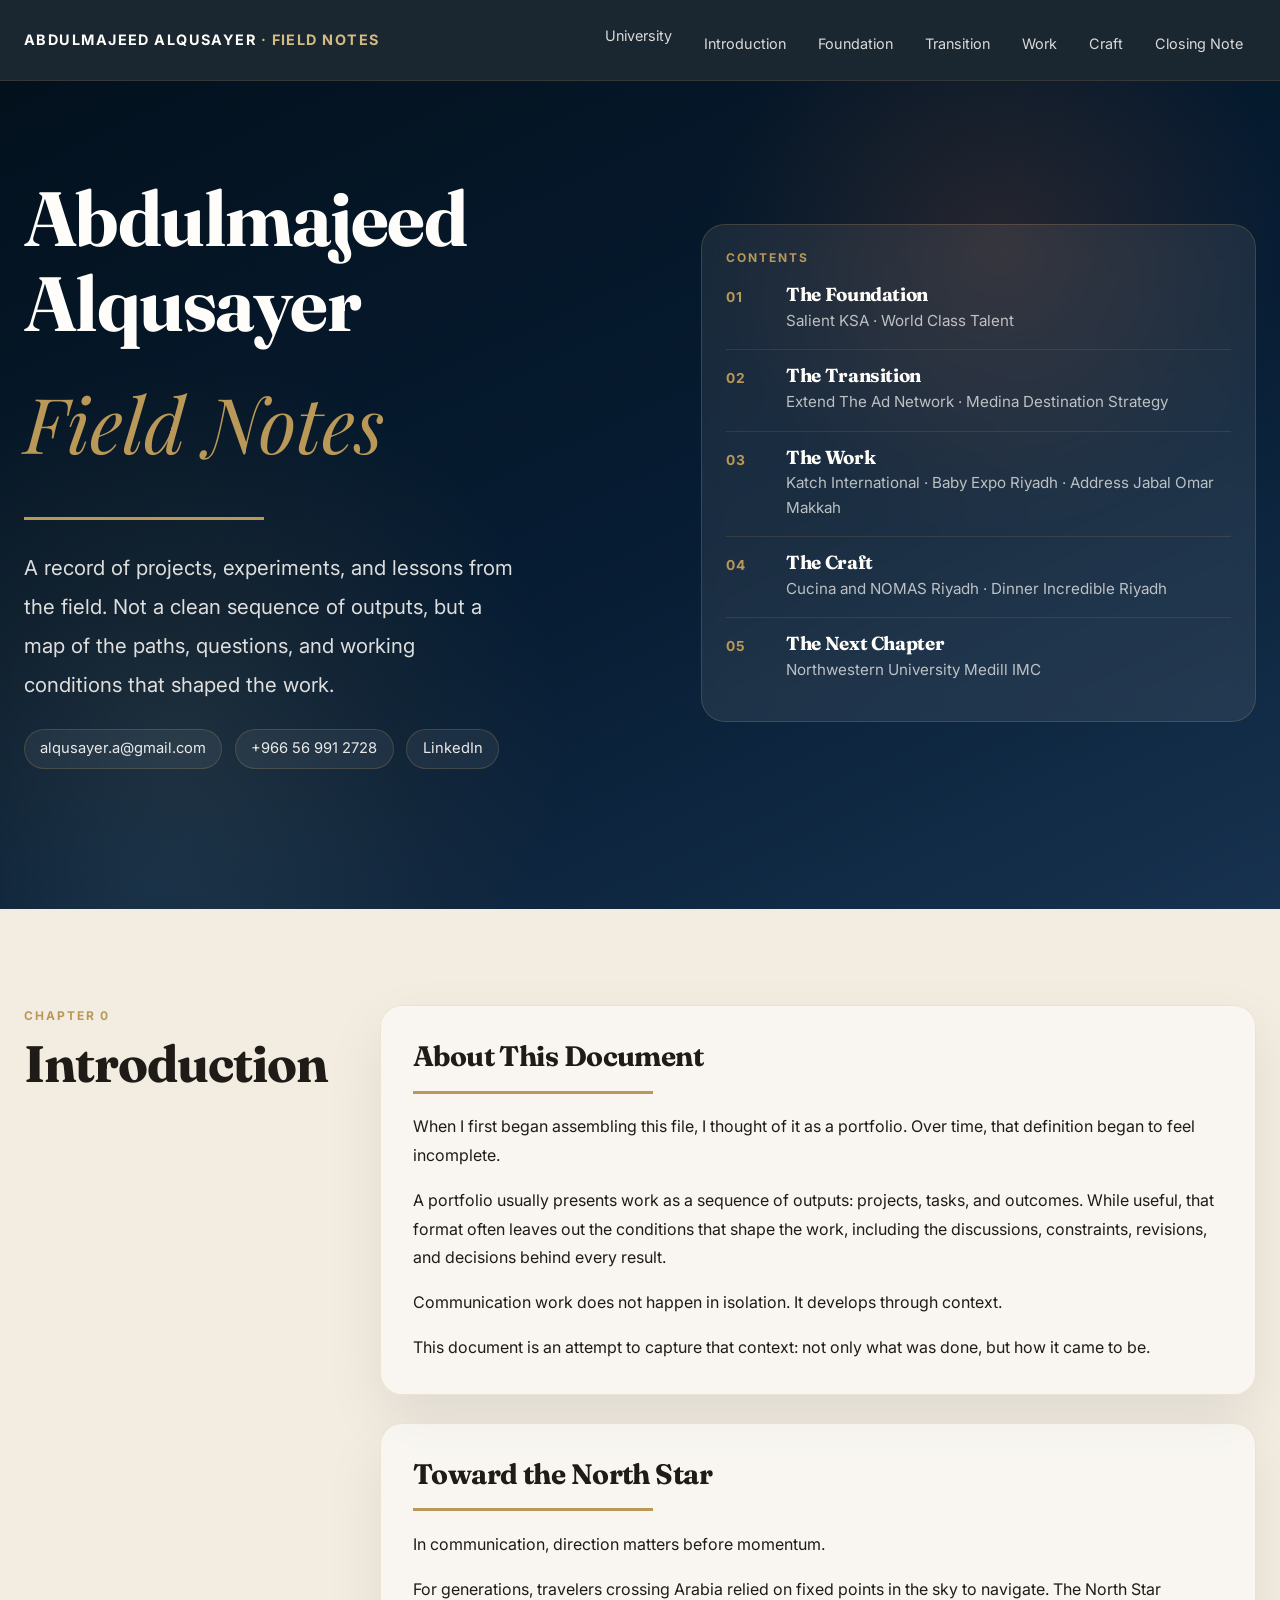
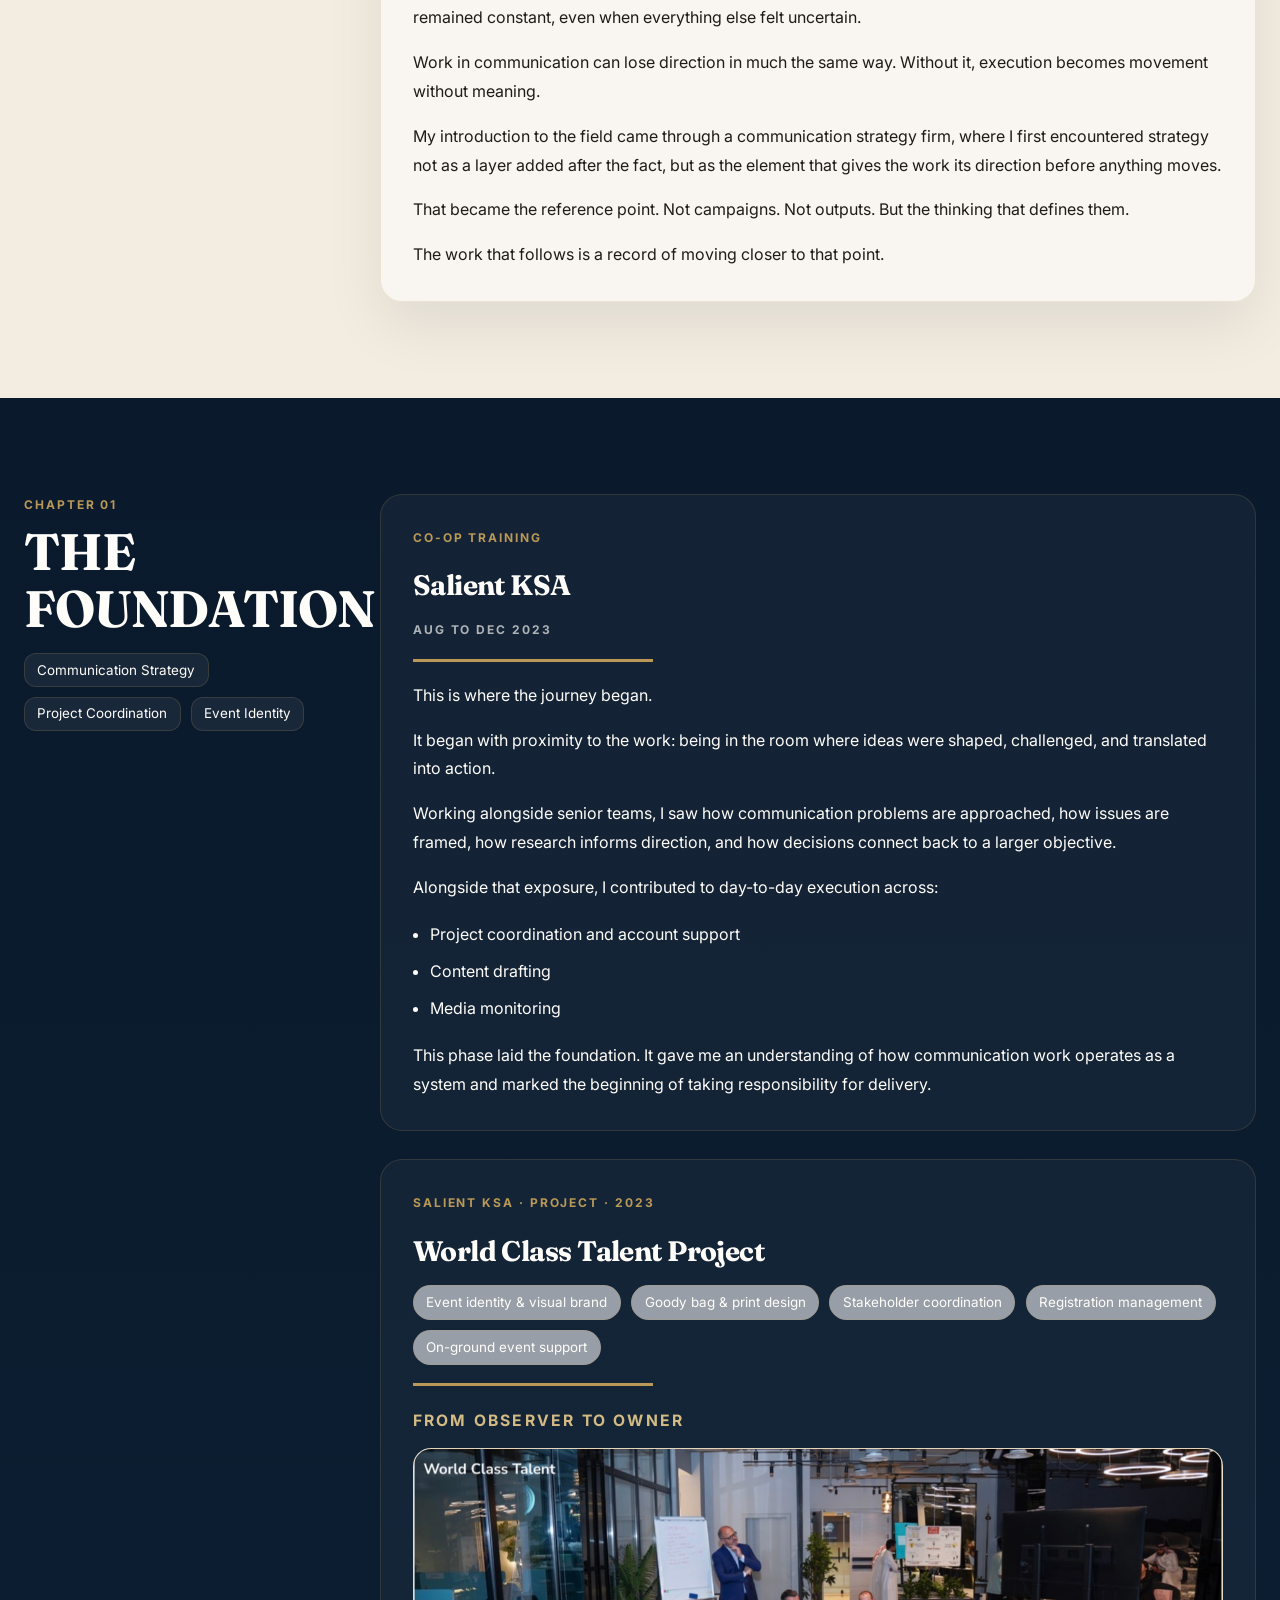
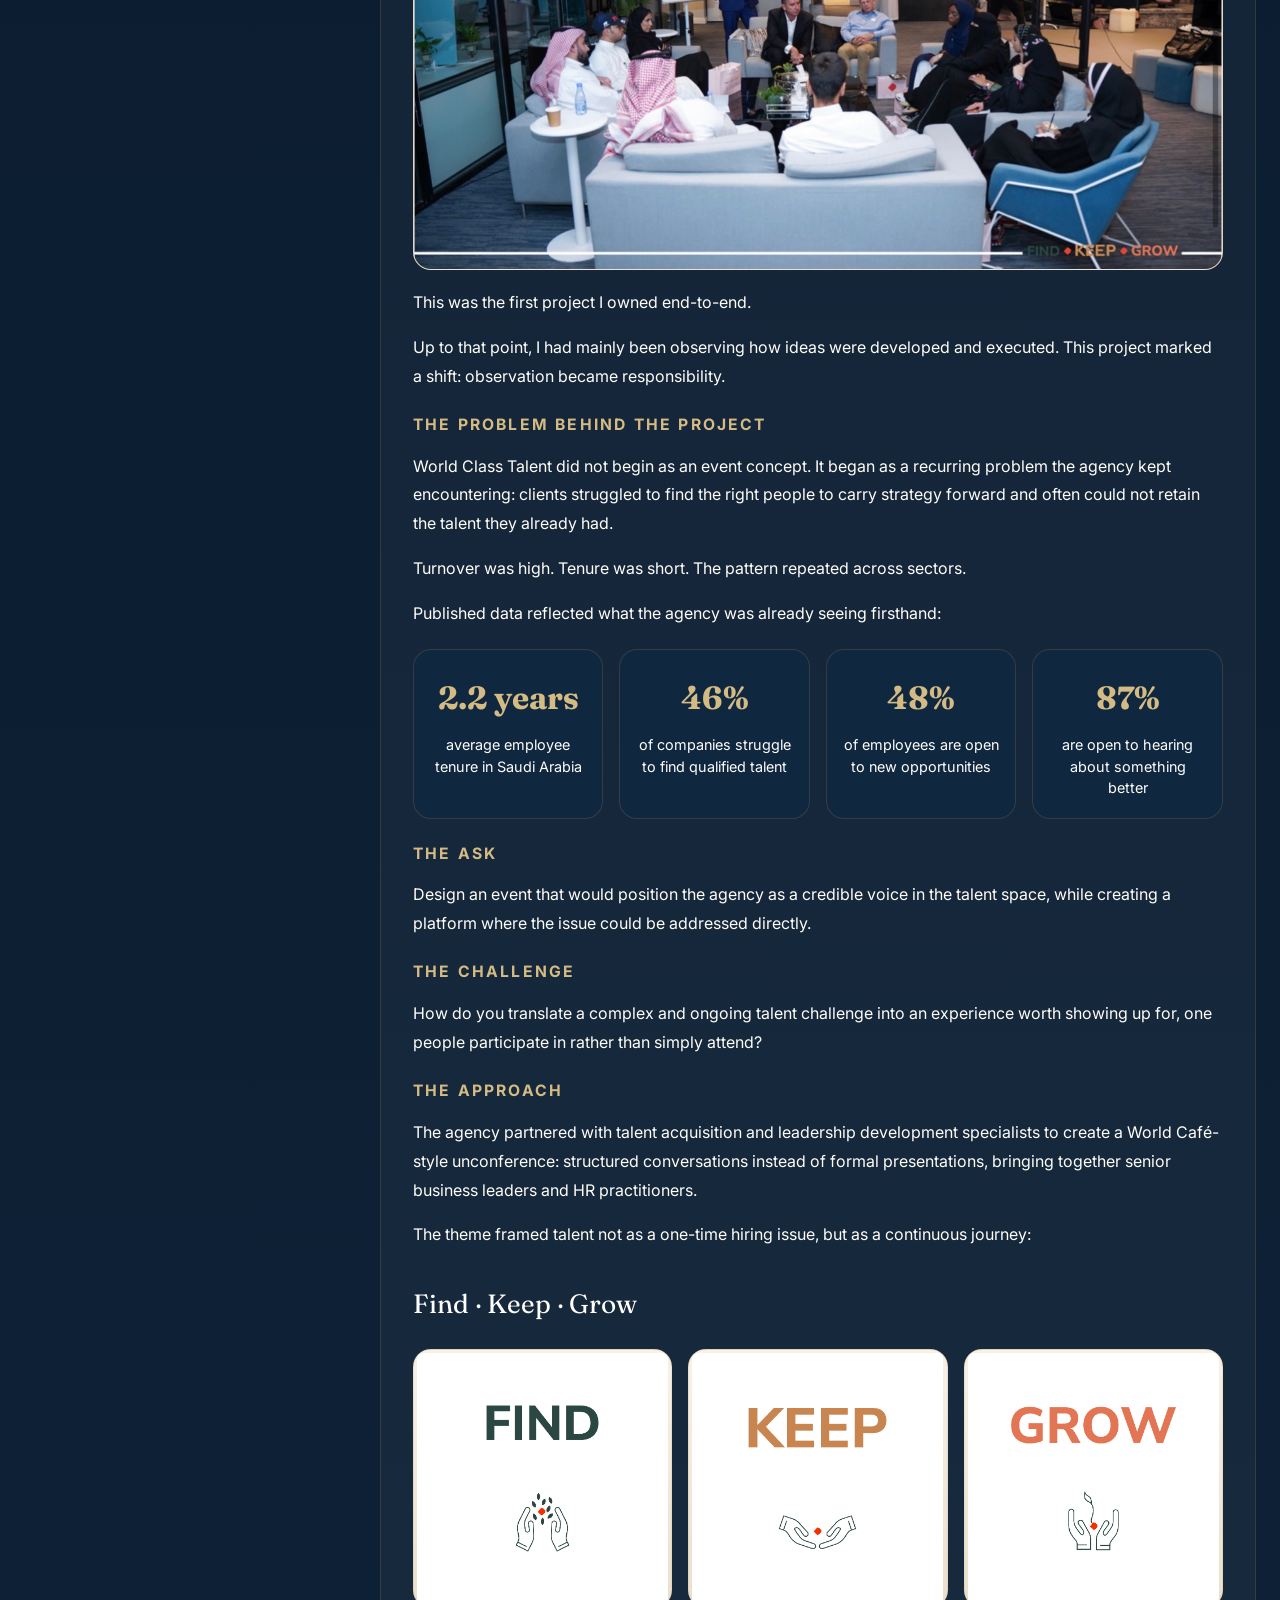
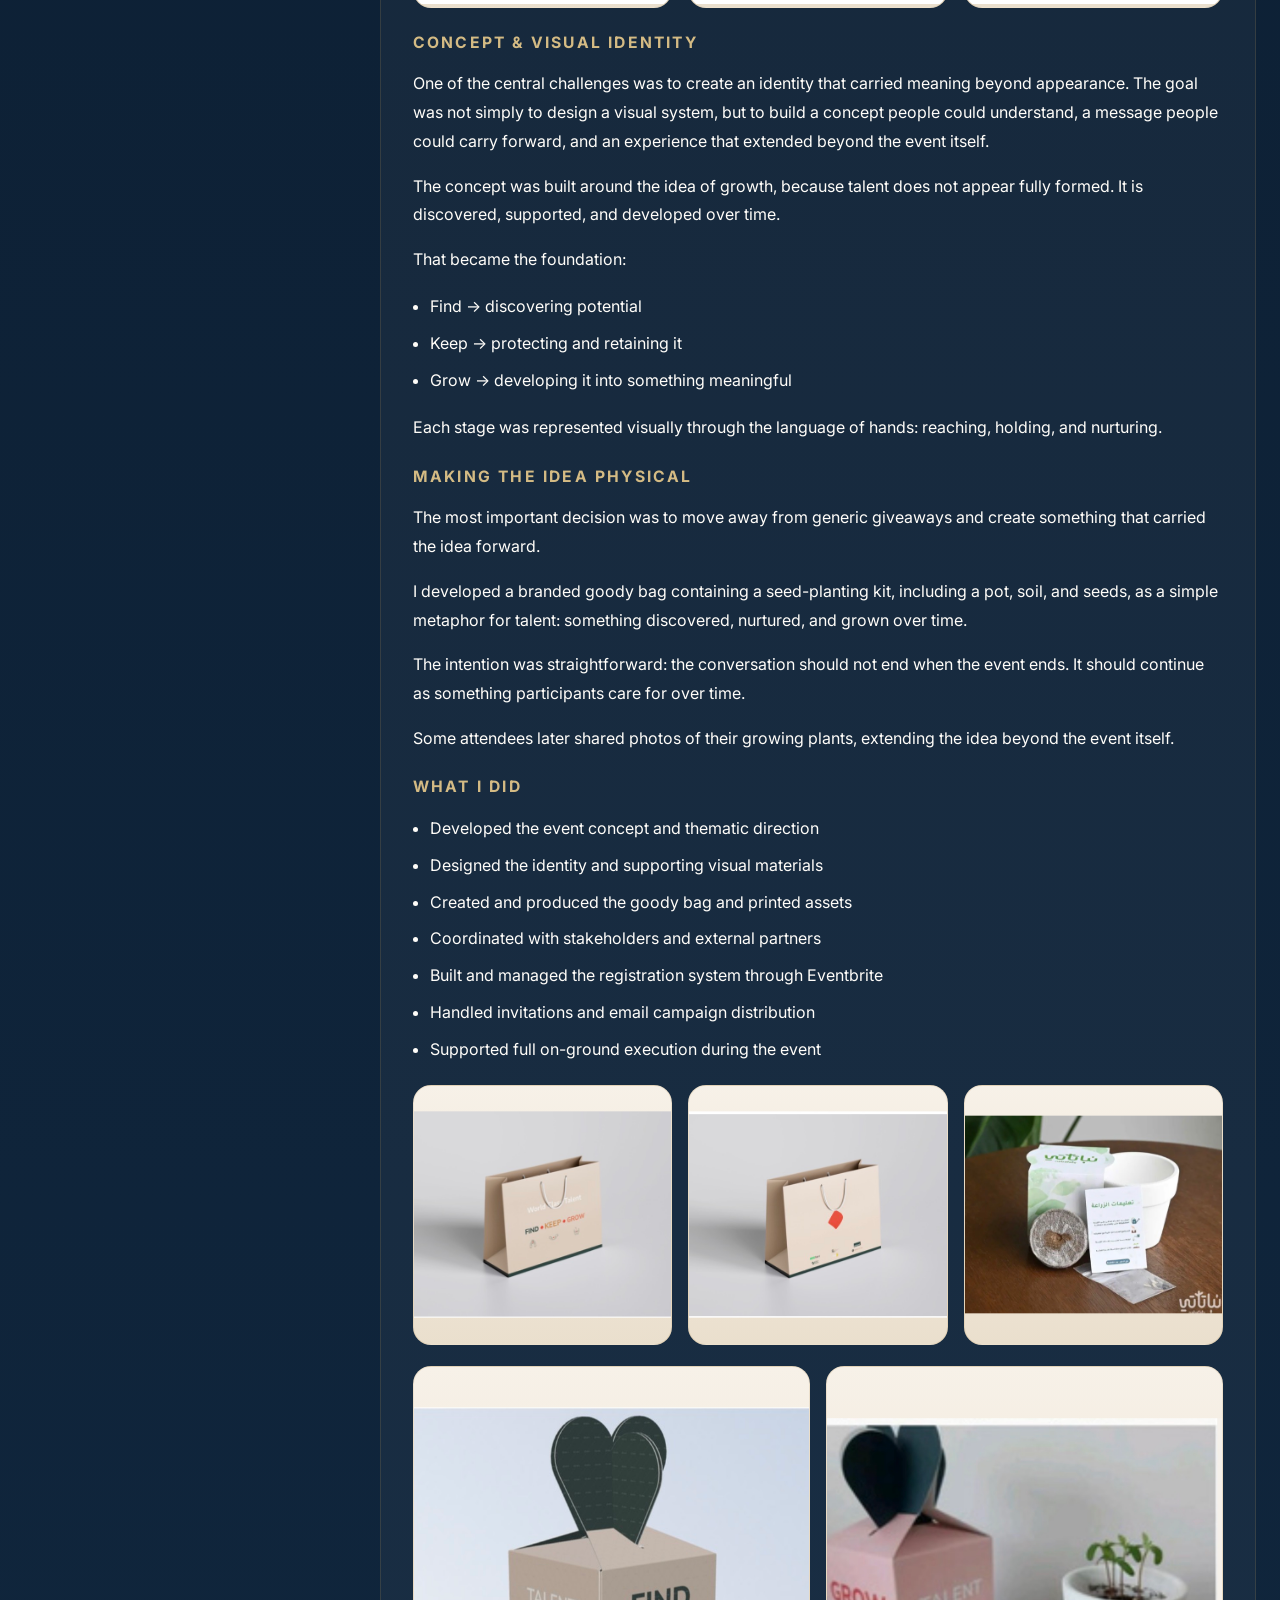
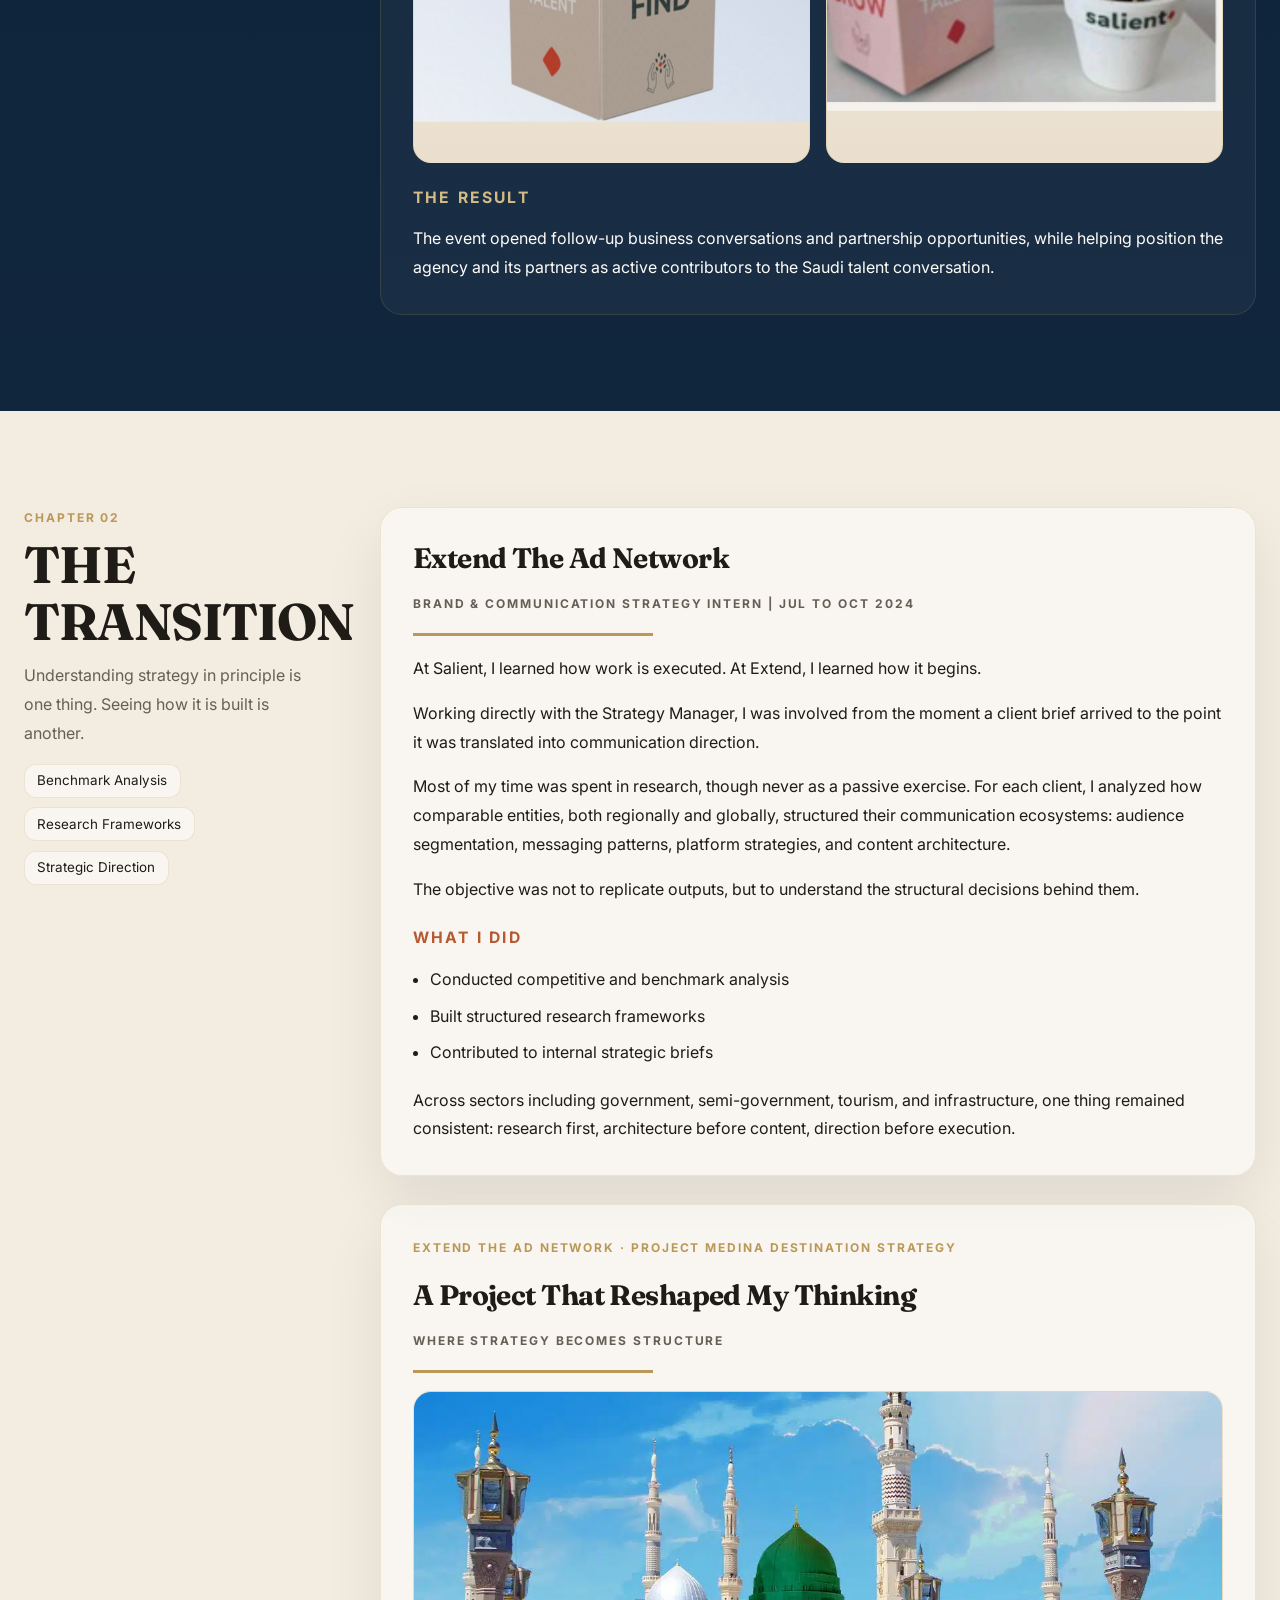
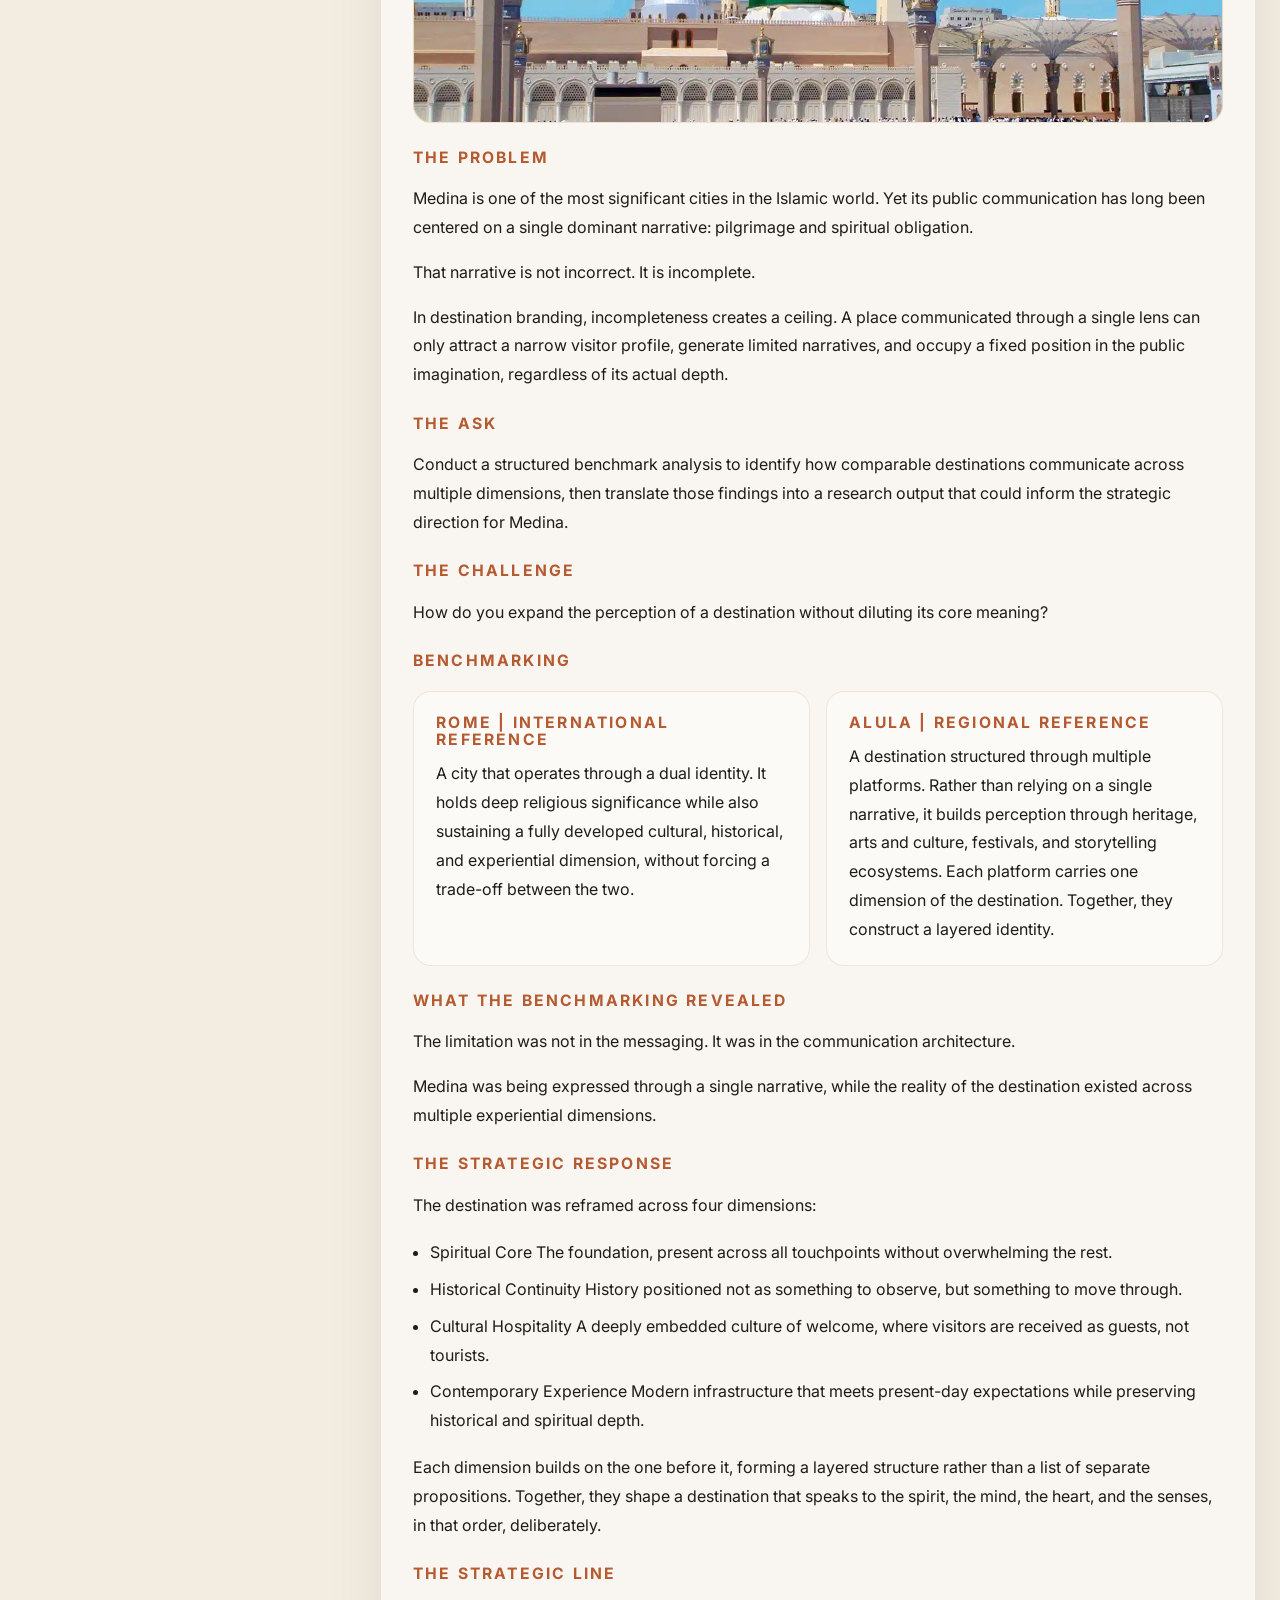
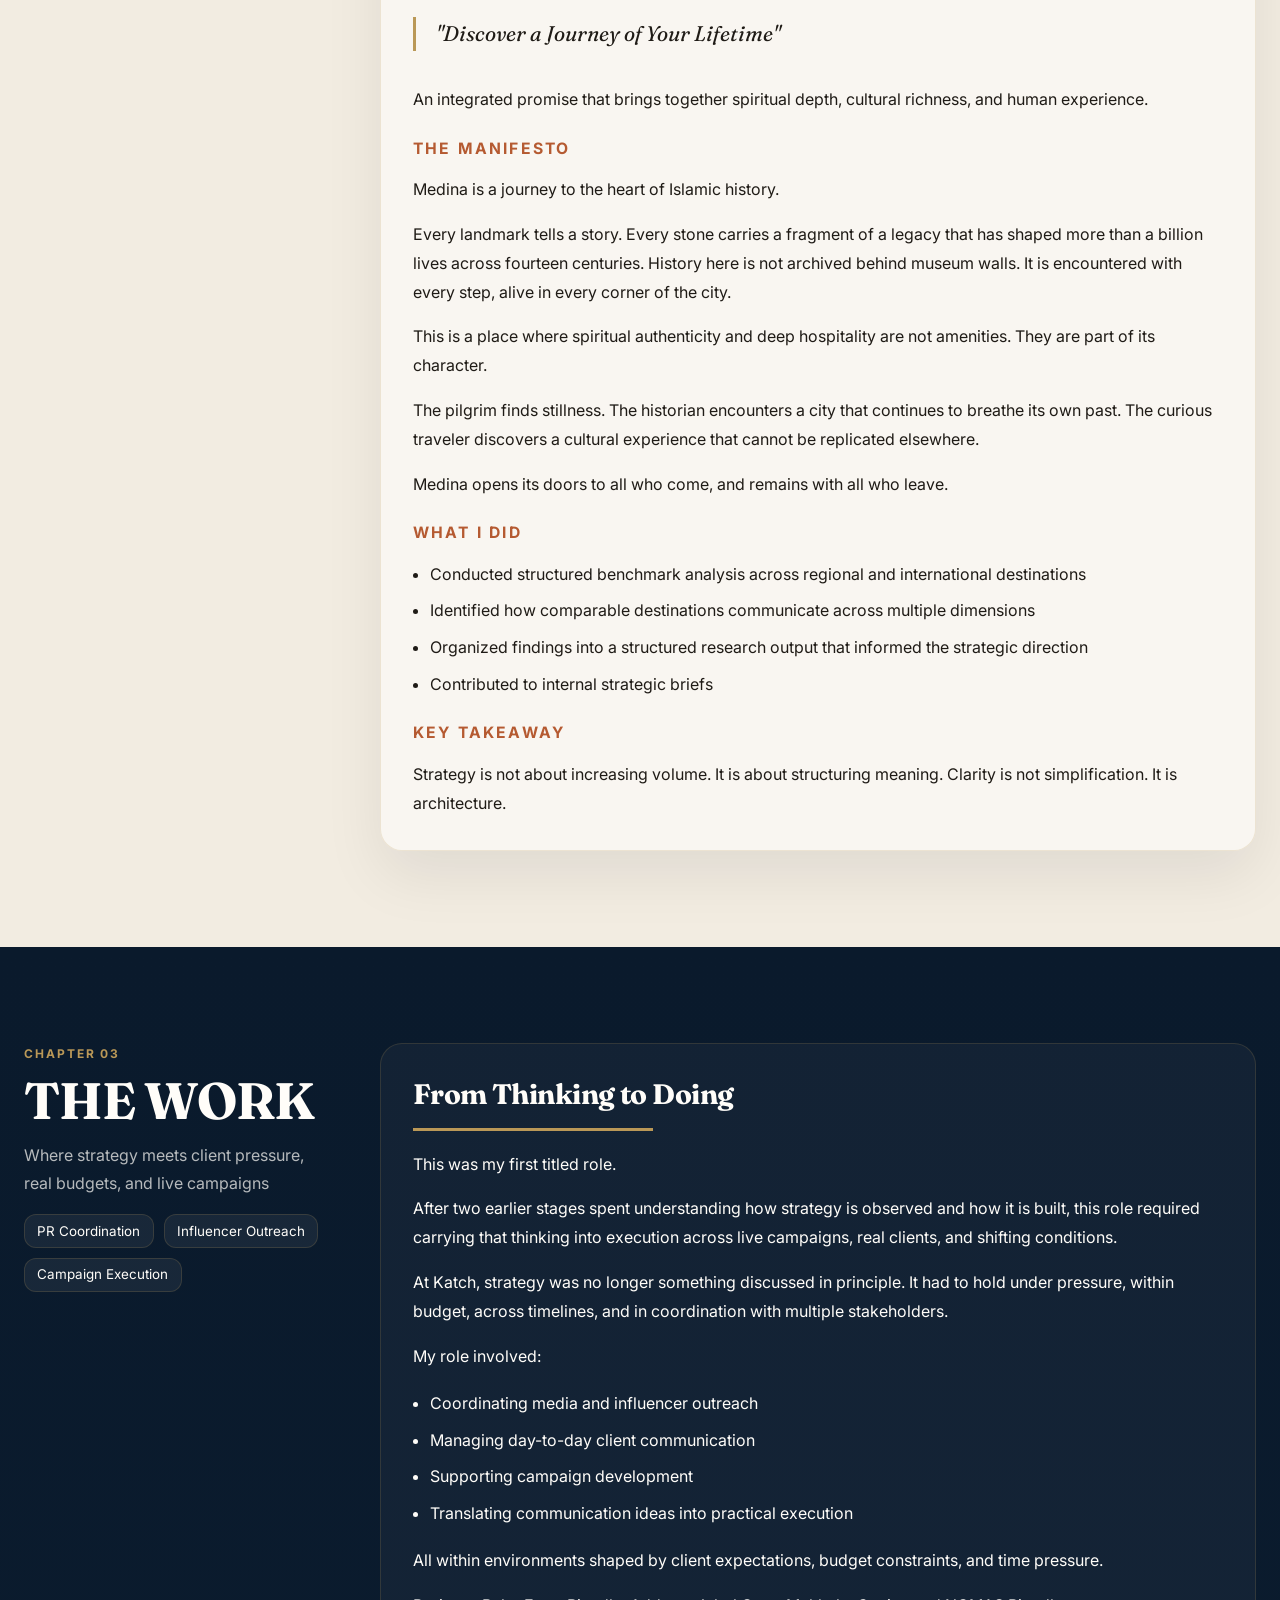
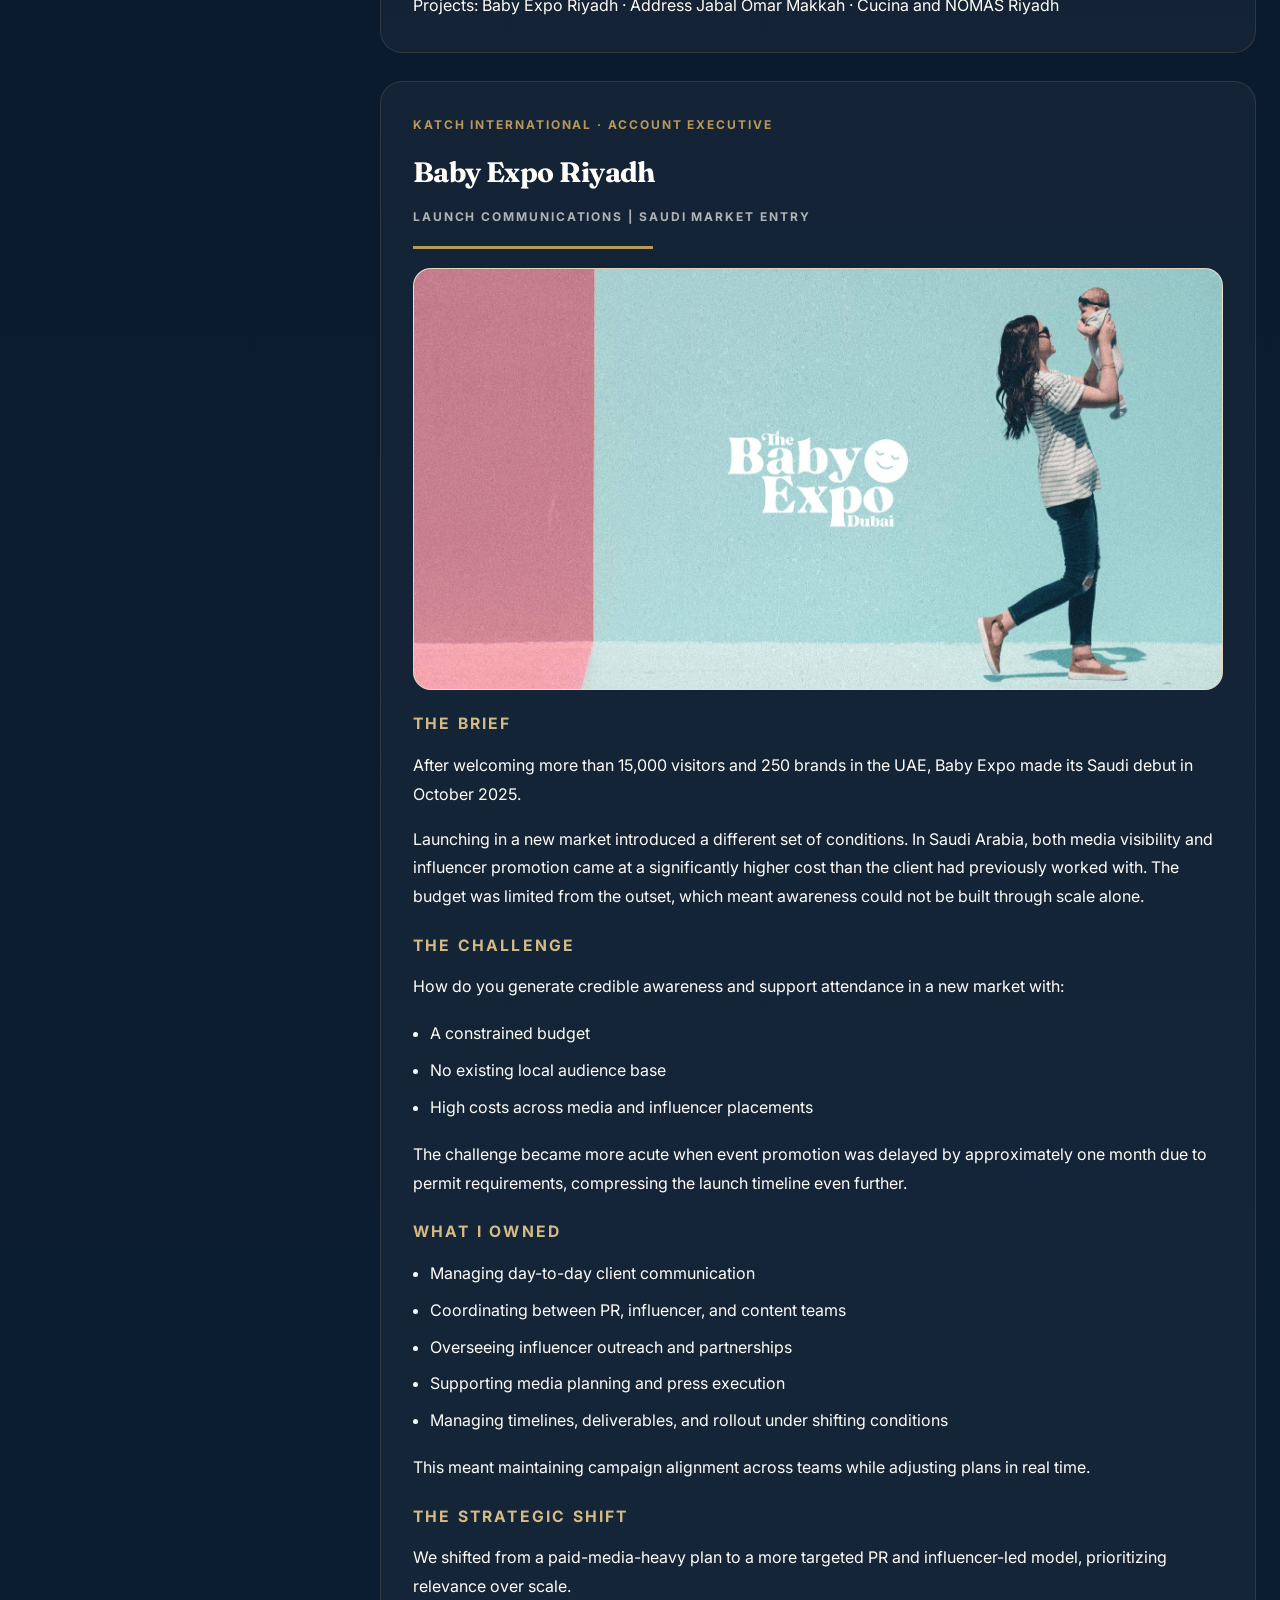
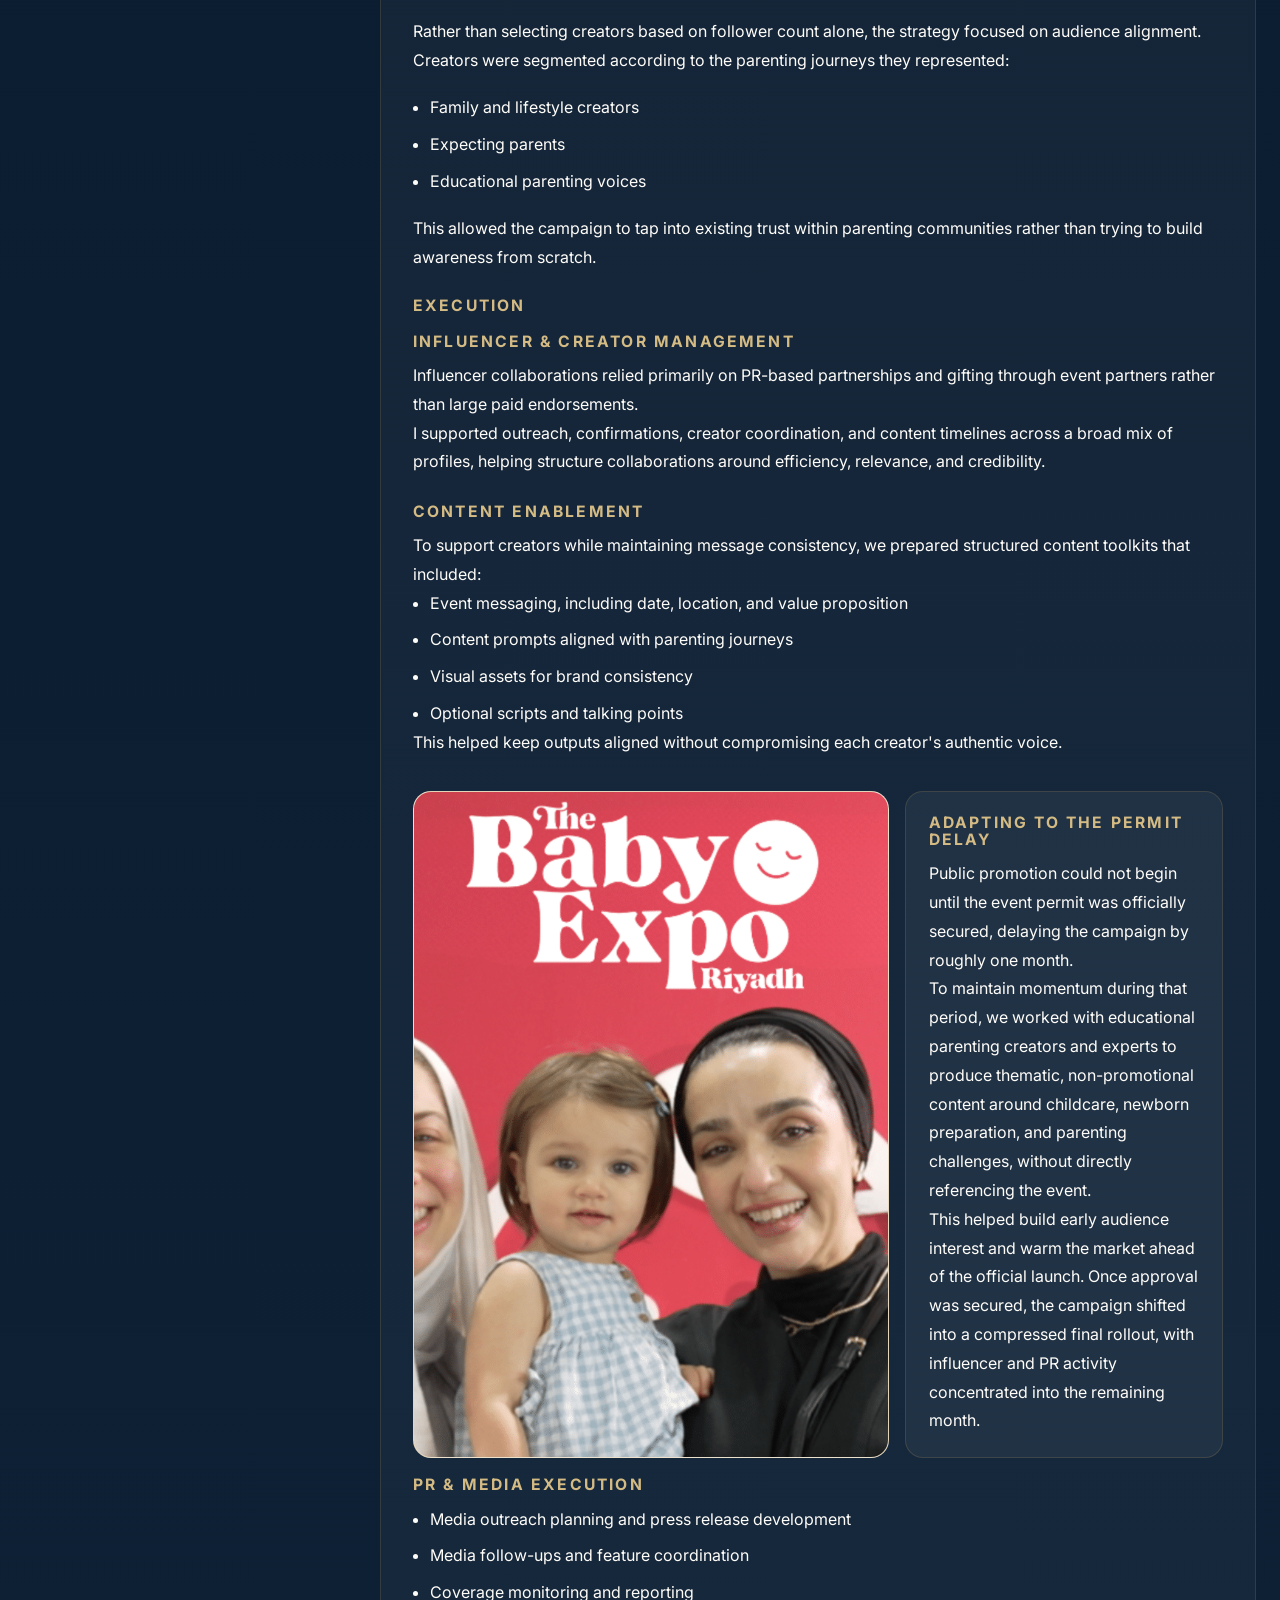
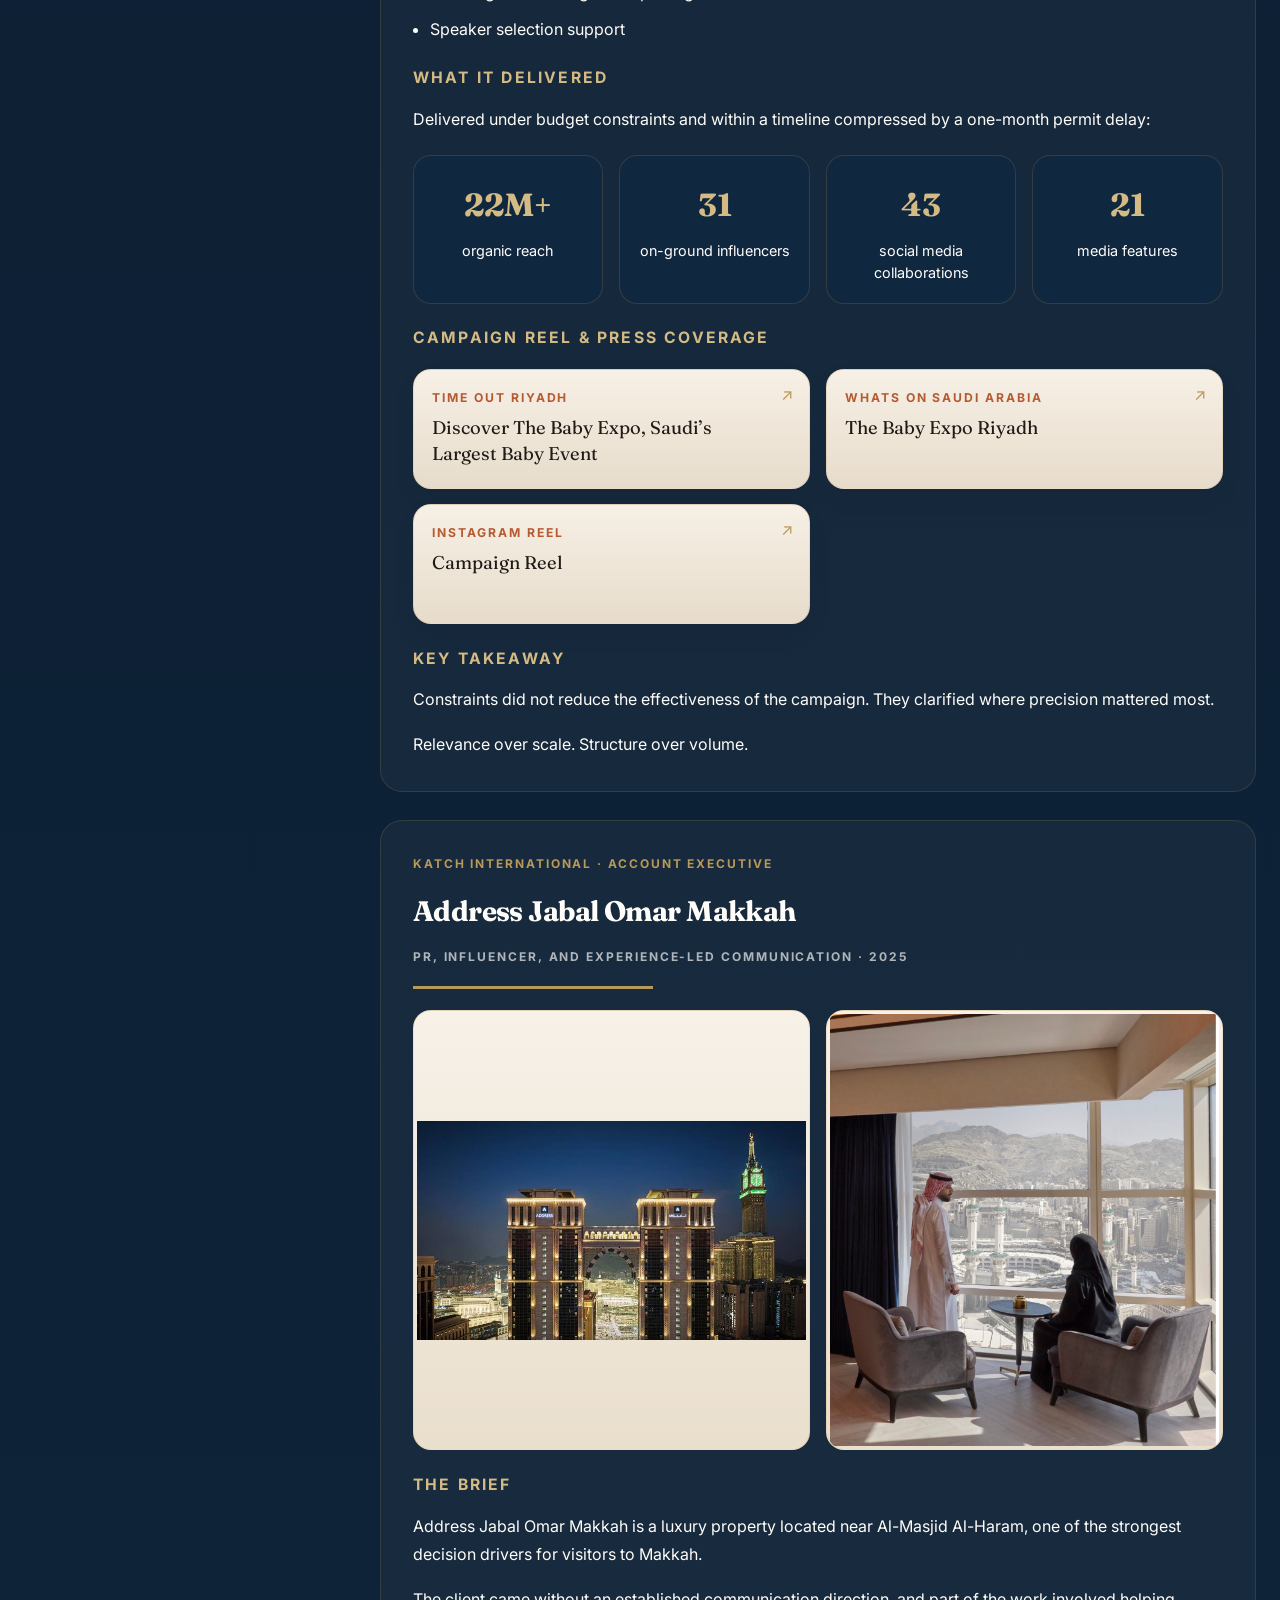
<file: index.html>
<!DOCTYPE html>
<html lang="en">
  <head>
    <meta charset="UTF-8" />
    <meta name="viewport" content="width=device-width, initial-scale=1.0" />
    <title>Abdulmajeed Alqusayer | Field Notes University</title>
    <meta
      name="description"
      content="Field Notes University by Abdulmajeed Alqusayer."
    />
    <link rel="preconnect" href="https://fonts.googleapis.com" />
    <link rel="preconnect" href="https://fonts.gstatic.com" crossorigin />
    <link
      href="https://fonts.googleapis.com/css2?family=Fraunces:opsz,wght@9..144,400;9..144,500;9..144,600;9..144,700&amp;family=Inter:wght@400;500;600;700&amp;family=Playfair+Display:ital,wght@1,400&amp;display=swap"
      rel="stylesheet"
    />
    <link rel="stylesheet" href="styles.css" />
  </head>
  <body>
    <header class="topbar">
      <div class="shell topbar-inner">
        <div class="brand">Abdulmajeed Alqusayer <span>· Field Notes</span></div>
        <nav aria-label="Primary navigation">
          <ul class="nav-list">
            <li><a href="#university">University</a></li>
            <li><a href="#introduction">Introduction</a></li>
            <li><a href="#foundation">Foundation</a></li>
            <li><a href="#transition">Transition</a></li>
            <li><a href="#work">Work</a></li>
            <li><a href="#craft">Craft</a></li>
            <li><a href="#closing-note">Closing Note</a></li>
          </ul>
        </nav>
      </div>
    </header>

    <main>
      <section class="hero" id="top">
        <div class="shell hero-grid">
          <div class="hero-copy">
            <h1>Abdulmajeed Alqusayer</h1>
            <div class="hero-mark">Field Notes</div>
            <div class="hero-rule"></div>
            <p class="hero-intro">
              A record of projects, experiments, and lessons from the field.
              Not a clean sequence of outputs, but a map of the paths,
              questions, and working conditions that shaped the work.
            </p>
            <div class="contact-block">
              <a href="mailto:alqusayer.a@gmail.com">alqusayer.a@gmail.com</a>
              <a href="tel:+966569912728">+966 56 991 2728</a>
              <a
                href="https://www.linkedin.com/in/aalqusayer/"
                target="_blank"
                rel="noreferrer"
              >LinkedIn</a>
            </div>
          </div>
          <aside class="contents-panel">
            <div class="contents-label">Contents</div>
            <a class="contents-item" href="#foundation">
              <div class="contents-number">01</div>
              <div>
                <h2>The Foundation</h2>
                <p>Salient KSA · World Class Talent</p>
              </div>
            </a>
            <a class="contents-item" href="#transition">
              <div class="contents-number">02</div>
              <div>
                <h2>The Transition</h2>
                <p>Extend The Ad Network · Medina Destination Strategy</p>
              </div>
            </a>
            <a class="contents-item" href="#work">
              <div class="contents-number">03</div>
              <div>
                <h2>The Work</h2>
                <p>Katch International · Baby Expo Riyadh · Address Jabal Omar Makkah</p>
              </div>
            </a>
            <a class="contents-item" href="#craft">
              <div class="contents-number">04</div>
              <div>
                <h2>The Craft</h2>
                <p>Cucina and NOMAS Riyadh · Dinner Incredible Riyadh</p>
              </div>
            </a>
            <a class="contents-item" href="#university">
              <div class="contents-number">05</div>
              <div>
                <h2>The Next Chapter</h2>
                <p>Northwestern University Medill IMC</p>
              </div>
            </a>
          </aside>
        </div>
      </section>

      <section class="chapter chapter--paper" id="introduction">
        <div class="shell">
          <div class="chapter-grid">
            <aside class="chapter-side">
              <div class="chapter-index">Chapter 0</div>
              <h2 class="chapter-title">Introduction</h2>
            </aside>
            <div class="chapter-body">
              <article class="entry">
                <h3 class="entry-title">About This Document</h3>
                <div class="entry-rule"></div>
                <div class="prose-stack">
                  <p>When I first began assembling this file, I thought of it as a portfolio. Over time, that definition began to feel incomplete.</p>
                  <p>A portfolio usually presents work as a sequence of outputs: projects, tasks, and outcomes. While useful, that format often leaves out the conditions that shape the work, including the discussions, constraints, revisions, and decisions behind every result.</p>
                  <p>Communication work does not happen in isolation. It develops through context.</p>
                  <p>This document is an attempt to capture that context: not only what was done, but how it came to be.</p>
                </div>
              </article>

              <article class="entry">
                <h3 class="entry-title">Toward the North Star</h3>
                <div class="entry-rule"></div>
                <div class="prose-stack">
                  <p>In communication, direction matters before momentum.</p>
                  <p>For generations, travelers crossing Arabia relied on fixed points in the sky to navigate. The North Star remained constant, even when everything else felt uncertain.</p>
                  <p>Work in communication can lose direction in much the same way. Without it, execution becomes movement without meaning.</p>
                  <p>My introduction to the field came through a communication strategy firm, where I first encountered strategy not as a layer added after the fact, but as the element that gives the work its direction before anything moves.</p>
                  <p>That became the reference point. Not campaigns. Not outputs. But the thinking that defines them.</p>
                  <p>The work that follows is a record of moving closer to that point.</p>
                </div>
              </article>
            </div>
          </div>
        </div>
      </section>

      <section class="chapter chapter--navy" id="foundation">
        <div class="shell">
          <div class="chapter-grid">
            <aside class="chapter-side">
              <div class="chapter-index">CHAPTER 01</div>
              <h2 class="chapter-title">THE FOUNDATION</h2>
              <div class="side-tags">
                <span>Communication Strategy</span>
                <span>Project Coordination</span>
                <span>Event Identity</span>
              </div>
            </aside>
            <div class="chapter-body">
              <article class="entry">
                <div class="entry-meta">CO-OP TRAINING</div>
                <h3 class="entry-title">Salient KSA</h3>
                <div class="entry-submeta">Aug to Dec 2023</div>
                <div class="entry-rule"></div>
                <div class="prose-stack">
                  <p>This is where the journey began.</p>
                  <p>It began with proximity to the work: being in the room where ideas were shaped, challenged, and translated into action.</p>
                  <p>Working alongside senior teams, I saw how communication problems are approached, how issues are framed, how research informs direction, and how decisions connect back to a larger objective.</p>
                  <p>Alongside that exposure, I contributed to day-to-day execution across:</p>
                </div>
                <ul class="detail-list">
                  <li>Project coordination and account support</li>
                  <li>Content drafting</li>
                  <li>Media monitoring</li>
                </ul>
                <div class="prose-stack">
                  <p>This phase laid the foundation. It gave me an understanding of how communication work operates as a system and marked the beginning of taking responsibility for delivery.</p>
                </div>
              </article>

              <article class="entry">
                <div class="entry-meta">SALIENT KSA · PROJECT · 2023</div>
                <h3 class="entry-title">World Class Talent Project</h3>
                <div class="tag-row">
                  <span>Event identity &amp; visual brand</span>
                  <span>Goody bag &amp; print design</span>
                  <span>Stakeholder coordination</span>
                  <span>Registration management</span>
                  <span>On-ground event support</span>
                </div>
                <div class="entry-rule"></div>

                <h4 class="subhead">From Observer to Owner</h4>
                <figure class="media-block media-block--wide">
                  <img
                    src="project 1 World Café group discussion image.jpg"
                    alt="World Class Talent group discussion"
                  />
                </figure>
                <div class="prose-stack">
                  <p>This was the first project I owned end-to-end.</p>
                  <p>Up to that point, I had mainly been observing how ideas were developed and executed. This project marked a shift: observation became responsibility.</p>
                </div>

                <h4 class="subhead">The Problem Behind the Project</h4>
                <div class="prose-stack">
                  <p>World Class Talent did not begin as an event concept. It began as a recurring problem the agency kept encountering: clients struggled to find the right people to carry strategy forward and often could not retain the talent they already had.</p>
                  <p>Turnover was high. Tenure was short. The pattern repeated across sectors.</p>
                  <p>Published data reflected what the agency was already seeing firsthand:</p>
                </div>
                <div class="stat-grid">
                  <div class="stat-card">
                    <strong>2.2 years</strong>
                    <span>average employee tenure in Saudi Arabia</span>
                  </div>
                  <div class="stat-card">
                    <strong>46%</strong>
                    <span>of companies struggle to find qualified talent</span>
                  </div>
                  <div class="stat-card">
                    <strong>48%</strong>
                    <span>of employees are open to new opportunities</span>
                  </div>
                  <div class="stat-card">
                    <strong>87%</strong>
                    <span>are open to hearing about something better</span>
                  </div>
                </div>

                <h4 class="subhead">The Ask</h4>
                <p>Design an event that would position the agency as a credible voice in the talent space, while creating a platform where the issue could be addressed directly.</p>

                <h4 class="subhead">The Challenge</h4>
                <p>How do you translate a complex and ongoing talent challenge into an experience worth showing up for, one people participate in rather than simply attend?</p>

                <h4 class="subhead">The Approach</h4>
                <div class="prose-stack">
                  <p>The agency partnered with talent acquisition and leadership development specialists to create a World Café-style unconference: structured conversations instead of formal presentations, bringing together senior business leaders and HR practitioners.</p>
                  <p>The theme framed talent not as a one-time hiring issue, but as a continuous journey:</p>
                </div>
                <p class="journey-line">Find · Keep · Grow</p>
                <div class="image-trio">
                  <figure class="gallery-card"><img src="find.png" alt="Find concept visual" /></figure>
                  <figure class="gallery-card"><img src="keep.png" alt="Keep concept visual" /></figure>
                  <figure class="gallery-card"><img src="grow.png" alt="Grow concept visual" /></figure>
                </div>

                <h4 class="subhead">Concept &amp; Visual Identity</h4>
                <div class="prose-stack">
                  <p>One of the central challenges was to create an identity that carried meaning beyond appearance. The goal was not simply to design a visual system, but to build a concept people could understand, a message people could carry forward, and an experience that extended beyond the event itself.</p>
                  <p>The concept was built around the idea of growth, because talent does not appear fully formed. It is discovered, supported, and developed over time.</p>
                  <p>That became the foundation:</p>
                </div>
                <ul class="detail-list">
                  <li>Find → discovering potential</li>
                  <li>Keep → protecting and retaining it</li>
                  <li>Grow → developing it into something meaningful</li>
                </ul>
                <p>Each stage was represented visually through the language of hands: reaching, holding, and nurturing.</p>

                <h4 class="subhead">Making the Idea Physical</h4>
                <div class="prose-stack">
                  <p>The most important decision was to move away from generic giveaways and create something that carried the idea forward.</p>
                  <p>I developed a branded goody bag containing a seed-planting kit, including a pot, soil, and seeds, as a simple metaphor for talent: something discovered, nurtured, and grown over time.</p>
                  <p>The intention was straightforward: the conversation should not end when the event ends. It should continue as something participants care for over time.</p>
                  <p>Some attendees later shared photos of their growing plants, extending the idea beyond the event itself.</p>
                </div>

                <h4 class="subhead">What I Did</h4>
                <ul class="detail-list">
                  <li>Developed the event concept and thematic direction</li>
                  <li>Designed the identity and supporting visual materials</li>
                  <li>Created and produced the goody bag and printed assets</li>
                  <li>Coordinated with stakeholders and external partners</li>
                  <li>Built and managed the registration system through Eventbrite</li>
                  <li>Handled invitations and email campaign distribution</li>
                  <li>Supported full on-ground execution during the event</li>
                </ul>
                <div class="image-five image-five--top">
                  <figure class="gallery-card gallery-card--hover">
                    <img src="project1 Goody bag images .jpg" alt="Goody bag 1" />
                    <figcaption>GOODY BAG 1, Branded bag, front application.</figcaption>
                  </figure>
                  <figure class="gallery-card gallery-card--hover">
                    <img src="project1 Goody bag images2.jpg" alt="Goody bag 2" />
                    <figcaption>GOODY BAG 2, Bag showing the Find Keep Grow theme.</figcaption>
                  </figure>
                  <figure class="gallery-card gallery-card--hover">
                    <img src="Seed kit .jpg" alt="Seed kit" />
                    <figcaption>Seed Kit, Planting kit used as a giveaway object tied to the growth theme.</figcaption>
                  </figure>
                </div>
                <div class="image-five image-five--bottom">
                  <figure class="gallery-card gallery-card--hover">
                    <img src="Seed box .jpg" alt="Seed box" />
                    <figcaption>Seed Box, Packaging concept reinforcing the talent growth metaphor.</figcaption>
                  </figure>
                  <figure class="gallery-card gallery-card--hover">
                    <img src="Final plant .jpg" alt="Final plant" />
                    <figcaption>Shared photo of the growing plant, showing how the idea continued beyond the event.</figcaption>
                  </figure>
                </div>

                <h4 class="subhead">The Result</h4>
                <p>The event opened follow-up business conversations and partnership opportunities, while helping position the agency and its partners as active contributors to the Saudi talent conversation.</p>
              </article>
            </div>
          </div>
        </div>
      </section>

      <section class="chapter chapter--paper" id="transition">
        <div class="shell">
          <div class="chapter-grid">
            <aside class="chapter-side">
              <div class="chapter-index">CHAPTER 02</div>
              <h2 class="chapter-title">THE TRANSITION</h2>
              <p class="chapter-subtitle">Understanding strategy in principle is one thing. Seeing how it is built is another.</p>
              <div class="side-tags">
                <span>Benchmark Analysis</span>
                <span>Research Frameworks</span>
                <span>Strategic Direction</span>
              </div>
            </aside>
            <div class="chapter-body">
              <article class="entry entry--dark">
                <h3 class="entry-title">Extend The Ad Network</h3>
                <div class="entry-submeta">Brand &amp; Communication Strategy Intern | Jul to Oct 2024</div>
                <div class="entry-rule"></div>
                <div class="prose-stack">
                  <p>At Salient, I learned how work is executed. At Extend, I learned how it begins.</p>
                  <p>Working directly with the Strategy Manager, I was involved from the moment a client brief arrived to the point it was translated into communication direction.</p>
                  <p>Most of my time was spent in research, though never as a passive exercise. For each client, I analyzed how comparable entities, both regionally and globally, structured their communication ecosystems: audience segmentation, messaging patterns, platform strategies, and content architecture.</p>
                  <p>The objective was not to replicate outputs, but to understand the structural decisions behind them.</p>
                </div>
                <h4 class="subhead">What I Did</h4>
                <ul class="detail-list">
                  <li>Conducted competitive and benchmark analysis</li>
                  <li>Built structured research frameworks</li>
                  <li>Contributed to internal strategic briefs</li>
                </ul>
                <p>Across sectors including government, semi-government, tourism, and infrastructure, one thing remained consistent: research first, architecture before content, direction before execution.</p>
              </article>

              <article class="entry entry--dark">
                <div class="entry-meta">EXTEND THE AD NETWORK · Project MEDINA DESTINATION STRATEGY</div>
                <h3 class="entry-title">A Project That Reshaped My Thinking</h3>
                <div class="entry-submeta">Where Strategy Becomes Structure</div>
                <div class="entry-rule"></div>
                <figure class="media-block media-block--short">
                  <img src="medina 12.WEBP" alt="Medina city view" />
                </figure>

                <h4 class="subhead">The Problem</h4>
                <div class="prose-stack">
                  <p>Medina is one of the most significant cities in the Islamic world. Yet its public communication has long been centered on a single dominant narrative: pilgrimage and spiritual obligation.</p>
                  <p>That narrative is not incorrect. It is incomplete.</p>
                  <p>In destination branding, incompleteness creates a ceiling. A place communicated through a single lens can only attract a narrow visitor profile, generate limited narratives, and occupy a fixed position in the public imagination, regardless of its actual depth.</p>
                </div>

                <h4 class="subhead">The Ask</h4>
                <p>Conduct a structured benchmark analysis to identify how comparable destinations communicate across multiple dimensions, then translate those findings into a research output that could inform the strategic direction for Medina.</p>

                <h4 class="subhead">The Challenge</h4>
                <p>How do you expand the perception of a destination without diluting its core meaning?</p>

                <h4 class="subhead">Benchmarking</h4>
                <div class="split-panels">
                  <div class="panel">
                    <h5>Rome | International Reference</h5>
                    <p>A city that operates through a dual identity. It holds deep religious significance while also sustaining a fully developed cultural, historical, and experiential dimension, without forcing a trade-off between the two.</p>
                  </div>
                  <div class="panel">
                    <h5>AlUla | Regional Reference</h5>
                    <p>A destination structured through multiple platforms. Rather than relying on a single narrative, it builds perception through heritage, arts and culture, festivals, and storytelling ecosystems. Each platform carries one dimension of the destination. Together, they construct a layered identity.</p>
                  </div>
                </div>

                <h4 class="subhead">What the Benchmarking Revealed</h4>
                <div class="prose-stack">
                  <p>The limitation was not in the messaging. It was in the communication architecture.</p>
                  <p>Medina was being expressed through a single narrative, while the reality of the destination existed across multiple experiential dimensions.</p>
                </div>

                <h4 class="subhead">The Strategic Response</h4>
                <div class="prose-stack">
                  <p>The destination was reframed across four dimensions:</p>
                </div>
                <ul class="detail-list">
                  <li>Spiritual Core
The foundation, present across all touchpoints without overwhelming the rest.</li>
                  <li>Historical Continuity
History positioned not as something to observe, but something to move through.</li>
                  <li>Cultural Hospitality
A deeply embedded culture of welcome, where visitors are received as guests, not tourists.</li>
                  <li>Contemporary Experience
Modern infrastructure that meets present-day expectations while preserving historical and spiritual depth.</li>
                </ul>
                <p>Each dimension builds on the one before it, forming a layered structure rather than a list of separate propositions. Together, they shape a destination that speaks to the spirit, the mind, the heart, and the senses, in that order, deliberately.</p>

                <h4 class="subhead">The Strategic Line</h4>
                <blockquote class="quote-block">"Discover a Journey of Your Lifetime"</blockquote>
                <p>An integrated promise that brings together spiritual depth, cultural richness, and human experience.</p>

                <h4 class="subhead">The Manifesto</h4>
                <div class="prose-stack">
                  <p>Medina is a journey to the heart of Islamic history.</p>
                  <p>Every landmark tells a story. Every stone carries a fragment of a legacy that has shaped more than a billion lives across fourteen centuries. History here is not archived behind museum walls. It is encountered with every step, alive in every corner of the city.</p>
                  <p>This is a place where spiritual authenticity and deep hospitality are not amenities. They are part of its character.</p>
                  <p>The pilgrim finds stillness. The historian encounters a city that continues to breathe its own past. The curious traveler discovers a cultural experience that cannot be replicated elsewhere.</p>
                  <p>Medina opens its doors to all who come, and remains with all who leave.</p>
                </div>

                <h4 class="subhead">What I Did</h4>
                <ul class="detail-list">
                  <li>Conducted structured benchmark analysis across regional and international destinations</li>
                  <li>Identified how comparable destinations communicate across multiple dimensions</li>
                  <li>Organized findings into a structured research output that informed the strategic direction</li>
                  <li>Contributed to internal strategic briefs</li>
                </ul>

                <h4 class="subhead">Key Takeaway</h4>
                <p>Strategy is not about increasing volume. It is about structuring meaning. Clarity is not simplification. It is architecture.</p>
              </article>
            </div>
          </div>
        </div>
      </section>

      <section class="chapter chapter--navy" id="work">
        <div class="shell">
          <div class="chapter-grid">
            <aside class="chapter-side">
              <div class="chapter-index">CHAPTER 03</div>
              <h2 class="chapter-title">THE WORK</h2>
              <p class="chapter-subtitle">Where strategy meets client pressure, real budgets, and live campaigns</p>
              <div class="side-tags">
                <span>PR Coordination</span>
                <span>Influencer Outreach</span>
                <span>Campaign Execution</span>
              </div>
            </aside>
            <div class="chapter-body">
              <article class="entry">
                <h3 class="entry-title">From Thinking to Doing</h3>
                <div class="entry-rule"></div>
                <div class="prose-stack">
                  <p>This was my first titled role.</p>
                  <p>After two earlier stages spent understanding how strategy is observed and how it is built, this role required carrying that thinking into execution across live campaigns, real clients, and shifting conditions.</p>
                  <p>At Katch, strategy was no longer something discussed in principle. It had to hold under pressure, within budget, across timelines, and in coordination with multiple stakeholders.</p>
                  <p>My role involved:</p>
                </div>
                <ul class="detail-list">
                  <li>Coordinating media and influencer outreach</li>
                  <li>Managing day-to-day client communication</li>
                  <li>Supporting campaign development</li>
                  <li>Translating communication ideas into practical execution</li>
                </ul>
                <div class="prose-stack">
                  <p>All within environments shaped by client expectations, budget constraints, and time pressure.</p>
                  <p>Projects: Baby Expo Riyadh · Address Jabal Omar Makkah · Cucina and NOMAS Riyadh</p>
                </div>
              </article>

              <article class="entry">
                <div class="entry-meta">KATCH INTERNATIONAL · ACCOUNT EXECUTIVE</div>
                <h3 class="entry-title">Baby Expo Riyadh</h3>
                <div class="entry-submeta">Launch Communications | Saudi Market Entry</div>
                <div class="entry-rule"></div>
                <figure class="media-block media-block--wide">
                  <img src="Hero mother &amp; baby image.JPG" alt="Baby Expo Riyadh hero visual" />
                </figure>

                <h4 class="subhead">The Brief</h4>
                <div class="prose-stack">
                  <p>After welcoming more than 15,000 visitors and 250 brands in the UAE, Baby Expo made its Saudi debut in October 2025.</p>
                  <p>Launching in a new market introduced a different set of conditions. In Saudi Arabia, both media visibility and influencer promotion came at a significantly higher cost than the client had previously worked with. The budget was limited from the outset, which meant awareness could not be built through scale alone.</p>
                </div>

                <h4 class="subhead">The Challenge</h4>
                <p>How do you generate credible awareness and support attendance in a new market with:</p>
                <ul class="detail-list">
                  <li>A constrained budget</li>
                  <li>No existing local audience base</li>
                  <li>High costs across media and influencer placements</li>
                </ul>
                <p>The challenge became more acute when event promotion was delayed by approximately one month due to permit requirements, compressing the launch timeline even further.</p>

                <h4 class="subhead">What I Owned</h4>
                <ul class="detail-list">
                  <li>Managing day-to-day client communication</li>
                  <li>Coordinating between PR, influencer, and content teams</li>
                  <li>Overseeing influencer outreach and partnerships</li>
                  <li>Supporting media planning and press execution</li>
                  <li>Managing timelines, deliverables, and rollout under shifting conditions</li>
                </ul>
                <p>This meant maintaining campaign alignment across teams while adjusting plans in real time.</p>

                <h4 class="subhead">The Strategic Shift</h4>
                <div class="prose-stack">
                  <p>We shifted from a paid-media-heavy plan to a more targeted PR and influencer-led model, prioritizing relevance over scale.</p>
                  <p>Rather than selecting creators based on follower count alone, the strategy focused on audience alignment. Creators were segmented according to the parenting journeys they represented:</p>
                </div>
                <ul class="detail-list">
                  <li>Family and lifestyle creators</li>
                  <li>Expecting parents</li>
                  <li>Educational parenting voices</li>
                </ul>
                <p>This allowed the campaign to tap into existing trust within parenting communities rather than trying to build awareness from scratch.</p>

                <h4 class="subhead">Execution</h4>
                <div class="subsection">
                  <h5>Influencer &amp; Creator Management</h5>
                  <p>Influencer collaborations relied primarily on PR-based partnerships and gifting through event partners rather than large paid endorsements.</p>
                  <p>I supported outreach, confirmations, creator coordination, and content timelines across a broad mix of profiles, helping structure collaborations around efficiency, relevance, and credibility.</p>
                </div>
                <div class="subsection">
                  <h5>Content Enablement</h5>
                  <p>To support creators while maintaining message consistency, we prepared structured content toolkits that included:</p>
                  <ul class="detail-list">
                    <li>Event messaging, including date, location, and value proposition</li>
                    <li>Content prompts aligned with parenting journeys</li>
                    <li>Visual assets for brand consistency</li>
                    <li>Optional scripts and talking points</li>
                  </ul>
                  <p>This helped keep outputs aligned without compromising each creator's authentic voice.</p>
                </div>
                <div class="media-split">
                  <figure class="gallery-card gallery-card--wide"><img src="Influencer image .PNG" alt="Influencer and creator activation" /></figure>
                  <div class="panel">
                    <h5>Adapting to the Permit Delay</h5>
                    <p>Public promotion could not begin until the event permit was officially secured, delaying the campaign by roughly one month.</p>
                    <p>To maintain momentum during that period, we worked with educational parenting creators and experts to produce thematic, non-promotional content around childcare, newborn preparation, and parenting challenges, without directly referencing the event.</p>
                    <p>This helped build early audience interest and warm the market ahead of the official launch. Once approval was secured, the campaign shifted into a compressed final rollout, with influencer and PR activity concentrated into the remaining month.</p>
                  </div>
                </div>
                <div class="subsection">
                  <h5>PR &amp; Media Execution</h5>
                  <ul class="detail-list">
                    <li>Media outreach planning and press release development</li>
                    <li>Media follow-ups and feature coordination</li>
                    <li>Coverage monitoring and reporting</li>
                    <li>Speaker selection support</li>
                  </ul>
                </div>

                <h4 class="subhead">What It Delivered</h4>
                <p>Delivered under budget constraints and within a timeline compressed by a one-month permit delay:</p>
                <div class="stat-grid">
                  <div class="stat-card">
                    <strong>22M+</strong>
                    <span>organic reach</span>
                  </div>
                  <div class="stat-card">
                    <strong>31</strong>
                    <span>on-ground influencers</span>
                  </div>
                  <div class="stat-card">
                    <strong>43</strong>
                    <span>social media collaborations</span>
                  </div>
                  <div class="stat-card">
                    <strong>21</strong>
                    <span>media features</span>
                  </div>
                </div>

                <h4 class="subhead">CAMPAIGN REEL &amp; PRESS COVERAGE</h4>
                <div class="coverage-list">
                  <a class="coverage-item" href="https://www.timeoutriyadh.com/news/discover-the-baby-expo-saudis-largest-baby-event" target="_blank" rel="noreferrer">
                    <strong>Time Out Riyadh</strong>
                    <span>Discover The Baby Expo, Saudi’s Largest Baby Event</span>
                  </a>
                  <a class="coverage-item" href="https://whatsonsaudiarabia.com/2025/09/the-baby-expo-riyadh/" target="_blank" rel="noreferrer">
                    <strong>Whats On Saudi Arabia</strong>
                    <span>The Baby Expo Riyadh</span>
                  </a>
                  <a class="coverage-item" href="https://www.instagram.com/reels/DO86mw5jZ4r/" target="_blank" rel="noreferrer">
                    <strong>Instagram Reel</strong>
                    <span>Campaign Reel</span>
                  </a>
                </div>

                <h4 class="subhead">Key Takeaway</h4>
                <div class="prose-stack">
                  <p>Constraints did not reduce the effectiveness of the campaign. They clarified where precision mattered most.</p>
                  <p>Relevance over scale. Structure over volume.</p>
                </div>
              </article>

              <article class="entry">
                <div class="entry-meta">KATCH INTERNATIONAL · ACCOUNT EXECUTIVE</div>
                <h3 class="entry-title">Address Jabal Omar Makkah</h3>
                <div class="entry-submeta">PR, Influencer, and Experience-Led Communication · 2025</div>
                <div class="entry-rule"></div>
                <div class="image-pair">
                  <figure class="gallery-card"><img src="hotel exterior.JPG" alt="Address hotel exterior" /></figure>
                  <figure class="gallery-card"><img src="Room view.jpg" alt="Room interior view" /></figure>
                </div>

                <h4 class="subhead">The Brief</h4>
                <div class="prose-stack">
                  <p>Address Jabal Omar Makkah is a luxury property located near Al-Masjid Al-Haram, one of the strongest decision drivers for visitors to Makkah.</p>
                  <p>The client came without an established communication direction, and part of the work involved helping shape one.</p>
                </div>

                <h4 class="subhead">The Challenge</h4>
                <div class="prose-stack">
                  <p>Near... but not the nearest.</p>
                  <p>In Makkah, especially around the Haram, the strongest competitive advantage is often simple: being the closest.</p>
                  <p>That creates a difficult communication reality. Even when a hotel offers stronger comfort, service, or overall experience, those advantages can be overshadowed if another property is perceived as nearer.</p>
                  <p>Although Address Jabal Omar Makkah was only minutes from the Haram, proximity alone was not a position it could dominate. The challenge, then, was not to claim closeness more loudly, but to shift the frame entirely, from distance to ease, comfort, and the quality of the overall stay.</p>
                </div>

                <h4 class="subhead">What I Worked On</h4>
                <div class="prose-stack">
                  <p>My role focused on supporting the communication direction behind the project and helping translate it into PR, influencer, and activation thinking.</p>
                  <p>This included:</p>
                </div>
                <ul class="detail-list">
                  <li>Supporting communication framing and messaging development</li>
                  <li>Contributing to influencer and content direction</li>
                  <li>Supporting PR and activation planning</li>
                  <li>Helping shape audience-facing storytelling around the stay experience</li>
                </ul>

                <h4 class="subhead">The Communication Direction</h4>
                <div class="prose-stack">
                  <p>The communication thinking shifted from a narrow focus on proximity to a broader message around ease, comfort, and a more seamless Umrah journey.</p>
                  <p>Instead of asking only, "How close is the hotel to the Haram?" the communication needed to answer, "How does this hotel make the overall Umrah experience feel easier, calmer, and more meaningful?"</p>
                  <p>Communication Line: "The Smart Way to Stay in Makkah"</p>
                </div>

                <h4 class="subhead">Communication Themes</h4>
                <div class="split-panels">
                  <div class="panel">
                    <h5>Smart Access</h5>
                    <p>Making the journey feel clear, manageable, and predictable rather than simply near.</p>
                  </div>
                  <div class="panel">
                    <h5>Rest and Recovery</h5>
                    <p>Framing the stay as part of the spiritual experience, emphasizing calm and restoration between visits to the Haram.</p>
                  </div>
                  <div class="panel">
                    <h5>Meaningful Stay</h5>
                    <p>Moving beyond accommodation to suggest a stay with emotional and spiritual depth.</p>
                  </div>
                  <div class="panel">
                    <h5>Global Hospitality</h5>
                    <p>Highlighting warmth, welcome, and the experience of being received with genuine care.</p>
                  </div>
                </div>

                <h4 class="subhead">Execution</h4>
                <div class="image-trio">
                  <figure class="gallery-card"><img src="Prayer images (2).JPG" alt="Prayer environment" /></figure>
                  <figure class="gallery-card"><img src="Arabic coffee image.jpg" alt="Arabic coffee hospitality detail" /></figure>
                  <figure class="gallery-card"><img src="Coffee + view.jpg" alt="Coffee and view" /></figure>
                </div>
                <div class="subsection">
                  <h5>Journey Transparency</h5>
                  <p>Creators documented real journeys from the hotel to the Haram, focusing on time, flow, and predictability, directly addressing assumptions around distance.</p>
                </div>
                <div class="subsection">
                  <h5>Pathway Experience</h5>
                  <p>Content captured the walk between the hotel and the Haram, including cafés, local shops, and everyday street life, helping reframe distance as part of the experience.</p>
                </div>
                <div class="subsection">
                  <h5>Rest Narrative</h5>
                  <p>Influencers highlighted the contrast between external congestion and internal calm, strengthening comfort as a differentiator.</p>
                </div>
                <div class="subsection">
                  <h5>User-Generated Content</h5>
                  <p>Guest content added authenticity and credibility through lived experience.</p>
                </div>

                <h4 class="subhead">Key Takeaway</h4>
                <div class="prose-stack">
                  <p>The strongest communication does not change what a product is. It changes how its value is understood.</p>
                  <p>This project showed me that building a clear strategic lens before execution is not a luxury. It is what makes the execution matter.</p>
                </div>
              </article>
            </div>
          </div>
        </div>
      </section>

      <section class="chapter chapter--paper" id="craft">
        <div class="shell">
          <div class="chapter-grid">
            <aside class="chapter-side">
              <div class="chapter-index">CHAPTER 04</div>
              <h2 class="chapter-title">THE CRAFT</h2>
              <p class="chapter-subtitle">Execution teaches you how to deliver. Over time, the question changes: how well is it delivered?</p>
              <div class="side-tags">
                <span>Launch Communications</span>
                <span>Guest List Curation</span>
                <span>Media Alignment</span>
              </div>
            </aside>
            <div class="chapter-body">
              <article class="entry entry--opener">
                <div class="prose-stack">
                  <p>Not every project requires scale or reinvention. Some require precision: doing the right things, in the right order, without losing clarity under pressure.</p>
                </div>
              </article>

              <article class="entry">
                <div class="entry-meta">KATCH INTERNATIONAL · ACCOUNT EXECUTIVE</div>
                <h3 class="entry-title">Cucina and NOMAS Riyadh</h3>
                <div class="entry-submeta">Restaurant Launch Communications · Riyadh 2025</div>
                <div class="entry-rule"></div>
                <div class="image-pair">
                  <figure class="gallery-card"><img src="Cucina interior.JPG" alt="Cucina interior" /></figure>
                  <figure class="gallery-card"><img src="Dining experience image.JPG" alt="Dining experience at restaurant launch" /></figure>
                </div>

                <h4 class="subhead">The Brief</h4>
                <p>Cucina and NOMAS were two distinct Marriott dining concepts launching in Riyadh simultaneously, each with a different culinary identity and a different target audience. The work required managing two separate communication approaches under a shared timeline.</p>

                <h4 class="subhead">The Challenge</h4>
                <p>To deliver a successful dual launch while ensuring:</p>
                <ul class="detail-list">
                  <li>Clear differentiation in positioning and audience targeting</li>
                  <li>Tailored media and influencer engagement for each concept</li>
                  <li>Seamless coordination across hotel teams, chefs, media, and influencers</li>
                </ul>
                <p>All within a single, time-sensitive launch window.</p>

                <h4 class="subhead">What I Owned</h4>
                <div class="prose-stack">
                  <p>My role focused on managing media and influencer coordination across both concepts while keeping execution aligned under a shared timeline.</p>
                  <p>This included:</p>
                </div>
                <ul class="detail-list">
                  <li>Managing media and influencer engagement across both concepts</li>
                  <li>Curating and segmenting guest lists based on relevance to each brand</li>
                  <li>Coordinating communication between internal teams, hotel stakeholders, and chefs</li>
                  <li>Preparing and distributing media briefs and materials</li>
                  <li>Overseeing timelines, deliverables, and execution across both workstreams</li>
                </ul>

                <h4 class="subhead">Execution</h4>
                <div class="subsection">
                  <h5>Pre-Launch: Building the Right Room</h5>
                  <p>The work began before either restaurant opened. I coordinated two separate pre-launch media dinners, one for each concept, bringing together selected food and lifestyle journalists and influencers for an exclusive preview with the chef.</p>
                  <p>This included:</p>
                  <ul class="detail-list">
                    <li>Curating targeted guest lists aligned with each restaurant's identity</li>
                    <li>Managing invitations, confirmations, and guest communication</li>
                    <li>Preparing tailored media briefs to guide coverage</li>
                    <li>Coordinating on-ground execution with hotel and culinary teams</li>
                  </ul>
                  <p>The goal was to give the right people a reason to care before the public announcement.</p>
                </div>

                <div class="subsection">
                  <h5>Launch: Managing Parallel Visibility</h5>
                  <p>At launch, both restaurants entered the market with an established media and influencer foundation.</p>
                  <p>This phase involved:</p>
                  <ul class="detail-list">
                    <li>Managing the transition from preview to public opening</li>
                    <li>Tracking and monitoring coverage across both concepts simultaneously</li>
                    <li>Ensuring consistency in execution while maintaining distinct brand narratives</li>
                  </ul>
                </div>
              </article>

              <article class="entry">
                <h3 class="entry-title">Dinner Incredible Riyadh</h3>
                <div class="entry-rule"></div>
                <figure class="media-block media-block--wide">
                  <img src="Chef group image.JPG" alt="Chef group photo" />
                </figure>

                <h4 class="subhead">Post-Launch: Dinner Incredible Riyadh</h4>
                <div class="prose-stack">
                  <p>Following the launches, both Cucina and NOMAS were selected to participate in Dinner Incredible Riyadh, an international culinary platform that brought together fifteen renowned chefs from Saudi Arabia and around the world under the theme "Saudi Meets the World."</p>
                  <p>This was approached not as a standard event, but as a high-impact visibility platform, extending both concepts into a broader global culinary narrative.</p>
                  <p>I supported this phase through:</p>
                </div>
                <ul class="detail-list">
                  <li>Managing targeted media and influencer outreach aligned with the event's prestige</li>
                  <li>Coordinating coverage across both concepts while maintaining clear differentiation</li>
                  <li>Aligning stakeholders across hotel teams, event organizers, and media partners</li>
                  <li>Ensuring messaging connected each concept to the event's international positioning</li>
                </ul>

                <h4 class="subhead">Impact</h4>
                <ul class="detail-list">
                  <li>Extended visibility beyond the initial launch phase</li>
                  <li>Positioned both concepts within a broader international culinary conversation</li>
                  <li>Reinforced brand credibility through association with a globally recognized platform</li>
                </ul>

                <h4 class="subhead">PRESS COVERAGE &amp; DINNER INCREDIBLE</h4>
                <div class="coverage-list">
                  <a class="coverage-item" href="https://www.arabnews.com/node/2618298/lifestyle" target="_blank" rel="noreferrer">
                    <strong>ARAB NEWS</strong>
                    <span>Cucina Riyadh — Lifestyle Feature</span>
                  </a>
                  <a class="coverage-item" href="https://destinationksa.com/en/cucina-riyadh/" target="_blank" rel="noreferrer">
                    <strong>DESTINATION KSA</strong>
                    <span>Cucina Riyadh</span>
                  </a>
                  <a class="coverage-item" href="https://www.caterermiddleeast.com/saudi-arabia/saudi-dining-nomas-riyadh" target="_blank" rel="noreferrer">
                    <strong>CATERER MIDDLE EAST</strong>
                    <span>Saudi Dining — NOMAS Riyadh</span>
                  </a>
                  <a class="coverage-item" href="https://www.timeoutriyadh.com/restaurants/nomas" target="_blank" rel="noreferrer">
                    <strong>TIMEOUT RIYADH</strong>
                    <span>NOMAS Riyadh</span>
                  </a>
                  <a class="coverage-item" href="https://www.instagram.com/reels/DPhIe_9iFvS/" target="_blank" rel="noreferrer">
                    <strong>INSTAGRAM REEL</strong>
                    <span>Dinner Incredible Riyadh · Campaign Reel</span>
                  </a>
                </div>

                <h4 class="subhead">Key Takeaway</h4>
                <p>Strong execution is not about scale. It is about control, coordination, and precision under pressure.</p>
              </article>
            </div>
          </div>
        </div>
      </section>

      <section class="closing-section closing-section--cover closing-section--university" id="closing-note">
        <div class="shell closing-layout">
          <aside class="closing-meta">
            <div class="contents-label">Chapter 05</div>
            <div class="closing-meta-rule"></div>
            <p class="closing-meta-note">Final Cover</p>
          </aside>
          <div class="closing-main">
            <div class="closing-head">
              <div class="closing-column"></div>
              <div class="closing-head-copy">
                <h2 class="closing-title">The Next Chapter</h2>
                <div class="hero-mark">Northwestern University Medill IMC</div>
              </div>
            </div>
            <div class="prose-stack closing-lead">
              <p>Each stage in this document built on the one before it.</p>
              <p>At Salient, I learned how strategy gives direction to execution.</p>
              <p>At Extend, I moved closer to the source, analyzing how communication is structured before it is expressed.</p>
              <p>At Katch, I carried that thinking into live work, managing complexity across real clients, real constraints, and real timelines.</p>
              <p>That progression built an instinct for how communication problems are approached. But instinct, on its own, has limits.</p>
            </div>
            <div class="prose-stack closing-summary-card">
              <p>The next step is a more structured understanding of how strategy connects with measurement, how decisions are tested, and how communication systems are evaluated beyond intuition.</p>
              <p>I am looking for an environment where strategy, brand, media, and analytics are treated as a connected system, where thinking is not only developed, but applied under real conditions.</p>
              <p>I also want to step outside the context I have worked in so far. Every project in this document was built in Saudi Arabia, within a market evolving rapidly. Exposure to a different environment, with more established frameworks and deeper measurement infrastructure, would sharpen how I think and expand how I approach communication problems when I return.</p>
              <p>Because I will return.</p>
              <p>The work I am moving toward sits on the agency side, supporting institutions, destinations, and initiatives that require communication at a structural level.</p>
              <p>This document reflects where I am.</p>
              <p>The next step is about where that direction leads.</p>
              <p>These field notes do not end here.</p>
              <p>What began as a portfolio became a record of how I think, and a commitment to keep building on it wherever the next station leads.</p>
            </div>
          </div>
        </div>
      </section>
    </main>
  </body>
</html>
</file>
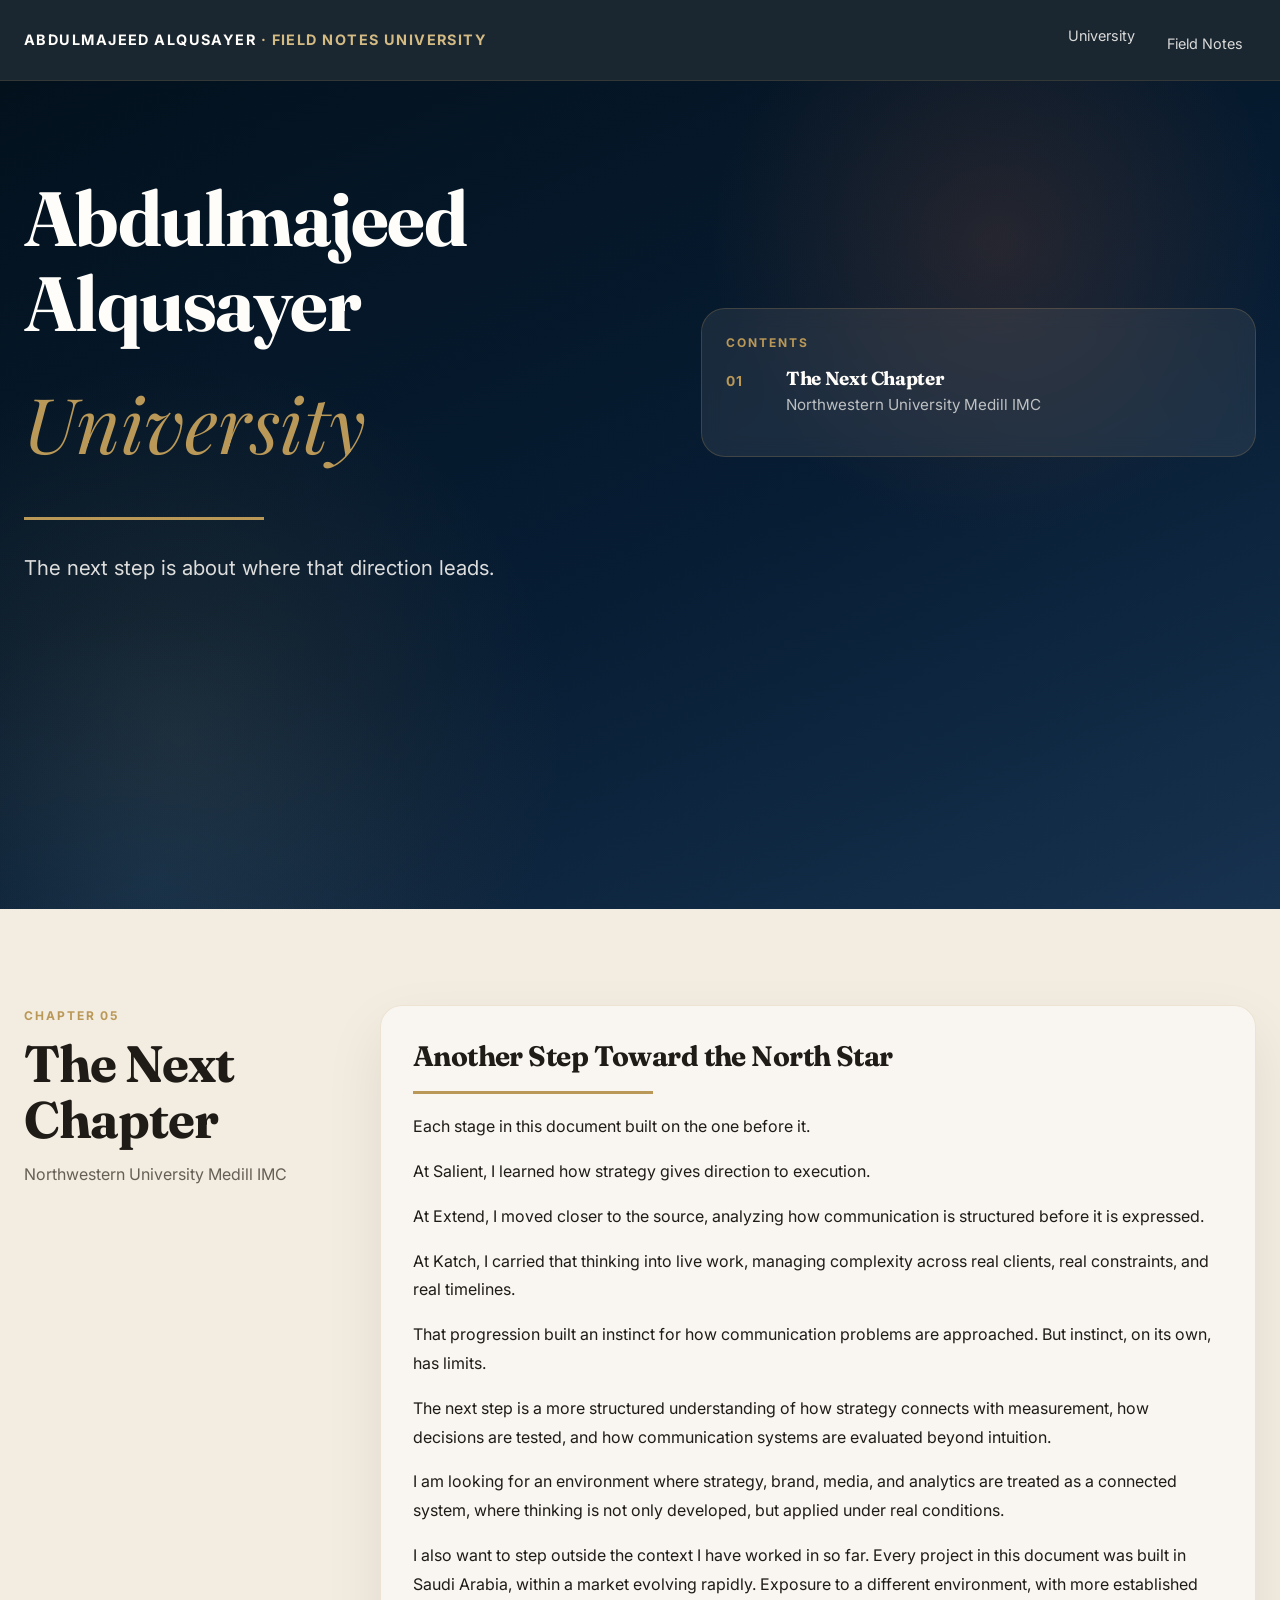
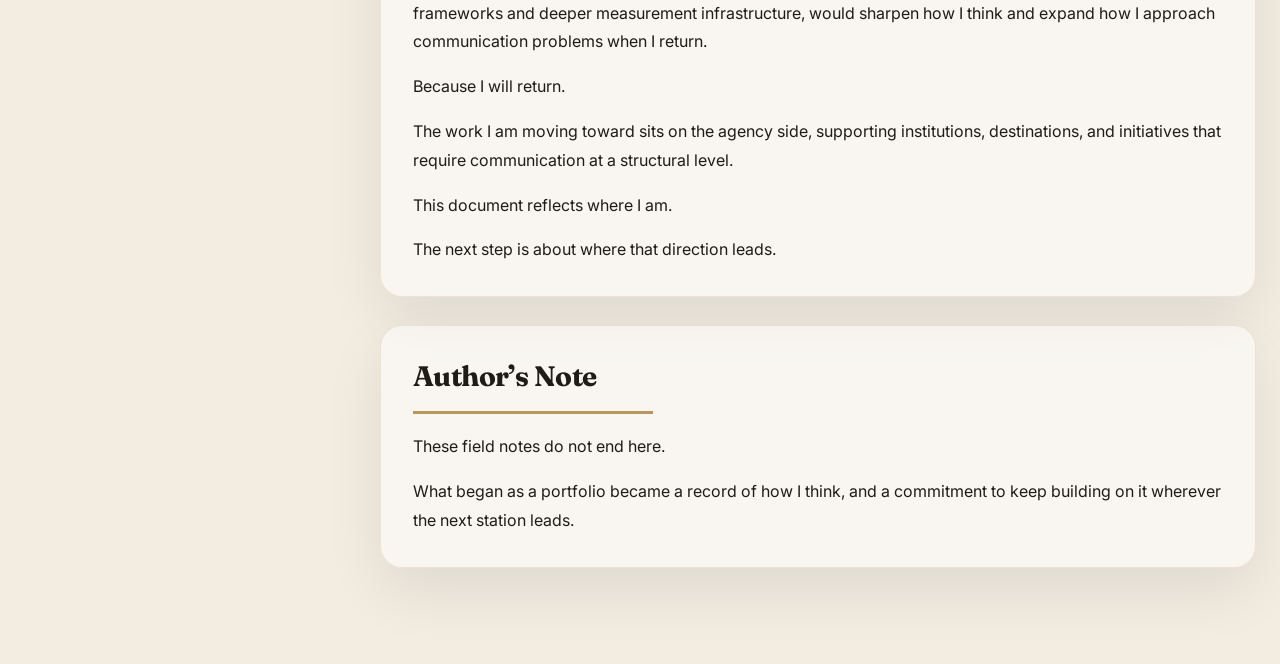
<file: university.html>
<!DOCTYPE html>
<html lang="en">
  <head>
    <meta charset="UTF-8" />
    <meta name="viewport" content="width=device-width, initial-scale=1.0" />
    <title>Abdulmajeed Alqusayer | University</title>
    <meta
      name="description"
      content="University page for Abdulmajeed Alqusayer Field Notes University."
    />
    <link rel="preconnect" href="https://fonts.googleapis.com" />
    <link rel="preconnect" href="https://fonts.gstatic.com" crossorigin />
    <link
      href="https://fonts.googleapis.com/css2?family=Fraunces:opsz,wght@9..144,400;9..144,500;9..144,600;9..144,700&amp;family=Inter:wght@400;500;600;700&amp;family=Playfair+Display:ital,wght@1,400&amp;display=swap"
      rel="stylesheet"
    />
    <link rel="stylesheet" href="styles.css" />
  </head>
  <body>
    <header class="topbar">
      <div class="shell topbar-inner">
        <div class="brand">Abdulmajeed Alqusayer <span>· Field Notes University</span></div>
        <nav aria-label="Primary navigation">
          <ul class="nav-list">
            <li><a href="index.html">University</a></li>
            <li><a href="field-notes.html">Field Notes</a></li>
          </ul>
        </nav>
      </div>
    </header>

    <main>
      <section class="hero" id="top">
        <div class="shell hero-grid">
          <div class="hero-copy">
            <h1>Abdulmajeed Alqusayer</h1>
            <div class="hero-mark">University</div>
            <div class="hero-rule"></div>
            <p class="hero-intro">
              The next step is about where that direction leads.
            </p>
          </div>
          <aside class="contents-panel">
            <div class="contents-label">Contents</div>
            <a class="contents-item" href="#next-chapter">
              <div class="contents-number">01</div>
              <div>
                <h2>The Next Chapter</h2>
                <p>Northwestern University Medill IMC</p>
              </div>
            </a>
          </aside>
        </div>
      </section>

      <section class="chapter chapter--paper" id="next-chapter">
        <div class="shell">
          <div class="chapter-grid">
            <aside class="chapter-side">
              <div class="chapter-index">Chapter 05</div>
              <h2 class="chapter-title">The Next Chapter</h2>
              <p class="chapter-subtitle">Northwestern University Medill IMC</p>
            </aside>
            <div class="chapter-body">
              <article class="entry">
                <h3 class="entry-title">Another Step Toward the North Star</h3>
                <div class="entry-rule"></div>
                <div class="prose-stack">
                  <p>Each stage in this document built on the one before it.</p>
                  <p>At Salient, I learned how strategy gives direction to execution.</p>
                  <p>At Extend, I moved closer to the source, analyzing how communication is structured before it is expressed.</p>
                  <p>At Katch, I carried that thinking into live work, managing complexity across real clients, real constraints, and real timelines.</p>
                  <p>That progression built an instinct for how communication problems are approached. But instinct, on its own, has limits.</p>
                  <p>The next step is a more structured understanding of how strategy connects with measurement, how decisions are tested, and how communication systems are evaluated beyond intuition.</p>
                  <p>I am looking for an environment where strategy, brand, media, and analytics are treated as a connected system, where thinking is not only developed, but applied under real conditions.</p>
                  <p>I also want to step outside the context I have worked in so far. Every project in this document was built in Saudi Arabia, within a market evolving rapidly. Exposure to a different environment, with more established frameworks and deeper measurement infrastructure, would sharpen how I think and expand how I approach communication problems when I return.</p>
                  <p>Because I will return.</p>
                  <p>The work I am moving toward sits on the agency side, supporting institutions, destinations, and initiatives that require communication at a structural level.</p>
                  <p>This document reflects where I am.</p>
                  <p>The next step is about where that direction leads.</p>
                </div>
              </article>

              <article class="entry">
                <h3 class="entry-title">Author’s Note</h3>
                <div class="entry-rule"></div>
                <div class="prose-stack">
                  <p>These field notes do not end here.</p>
                  <p>What began as a portfolio became a record of how I think, and a commitment to keep building on it wherever the next station leads.</p>
                </div>
              </article>
            </div>
          </div>
        </div>
      </section>
    </main>
  </body>
</html>
</file>
<file: styles.css>
:root {
  --navy: #071d34;
  --navy-soft: #102740;
  --navy-deep: #03111d;
  --paper: #f2ece1;
  --paper-deep: #e8dfd0;
  --white: #fffdf9;
  --ink: #1f1b16;
  --muted: #665f55;
  --gold: #ba9857;
  --gold-soft: #d4bb84;
  --terracotta: #b55a31;
  --line: rgba(186, 152, 87, 0.28);
  --shadow: 0 24px 60px rgba(12, 18, 25, 0.08);
  --radius: 22px;
  --shell: 1540px;
}

* {
  box-sizing: border-box;
}

html {
  scroll-behavior: smooth;
}

body {
  margin: 0;
  background: var(--paper);
  color: var(--ink);
  font-family: "Inter", Arial, sans-serif;
  line-height: 1.8;
}

img {
  display: block;
  width: 100%;
  max-width: 100%;
}

a {
  color: inherit;
  text-decoration: none;
}

h1,
h2,
h3,
h4,
h5 {
  margin: 0;
  line-height: 1.1;
  letter-spacing: -0.02em;
  font-family: "Fraunces", Georgia, serif;
}

h1 {
  font-size: clamp(3rem, 6vw, 5.6rem);
}

h2 {
  font-size: clamp(2rem, 4vw, 3.6rem);
}

h3 {
  font-size: clamp(1.6rem, 2.2vw, 2.35rem);
}

h4,
h5 {
  font-size: 0.98rem;
  letter-spacing: 0.14em;
  text-transform: uppercase;
  font-family: "Inter", Arial, sans-serif;
}

p,
ul,
blockquote,
figure {
  margin: 0;
}

ul {
  padding-left: 1.1rem;
}

li + li {
  margin-top: 0.5rem;
}

.shell {
  width: min(100% - 3rem, var(--shell));
  margin-inline: auto;
}

.narrow {
  max-width: 900px;
}

.topbar {
  position: sticky;
  top: 0;
  z-index: 110;
  border-bottom: 1px solid rgba(186, 152, 87, 0.16);
  background: rgba(3, 17, 29, 0.9);
  backdrop-filter: blur(10px);
}

.topbar-inner {
  display: flex;
  align-items: center;
  justify-content: space-between;
  gap: 1rem;
  padding: 0.95rem 0;
}

.brand {
  color: var(--white);
  font-size: 0.9rem;
  font-weight: 700;
  letter-spacing: 0.1em;
  text-transform: uppercase;
}

.brand span {
  color: var(--gold-soft);
}

.nav-list {
  display: flex;
  flex-wrap: wrap;
  gap: 0.4rem;
  list-style: none;
  padding: 0;
}

.nav-list a {
  display: inline-flex;
  padding: 0.5rem 0.8rem;
  border-radius: 999px;
  color: rgba(255, 253, 249, 0.84);
  font-size: 0.9rem;
}

.nav-list a:hover {
  background: rgba(255, 255, 255, 0.08);
}

.hero {
  position: relative;
  overflow: hidden;
  min-height: 92vh;
  background:
    radial-gradient(circle at 78% 20%, rgba(181, 90, 49, 0.18), transparent 24%),
    radial-gradient(circle at 14% 80%, rgba(186, 152, 87, 0.12), transparent 30%),
    linear-gradient(155deg, var(--navy-deep) 0%, var(--navy) 56%, #17324f 100%);
  color: var(--white);
}

.hero::before {
  content: "";
  position: absolute;
  left: -10vw;
  bottom: -20vw;
  width: 44vw;
  height: 44vw;
  border-radius: 50%;
  background: radial-gradient(circle, rgba(44, 96, 142, 0.16), transparent 70%);
}

.hero-grid {
  position: relative;
  z-index: 1;
  display: grid;
  grid-template-columns: minmax(0, 1.05fr) minmax(340px, 0.95fr);
  gap: 4rem;
  align-items: center;
  padding: 6rem 0 5rem;
}

.hero-copy {
  max-width: 760px;
}

.hero-mark {
  margin-top: 0.45rem;
  color: var(--gold);
  font-family: "Playfair Display", Georgia, serif;
  font-size: clamp(3rem, 6vw, 5.7rem);
  font-style: italic;
}

.hero-rule,
.section-rule,
.entry-rule {
  width: min(100%, 240px);
  height: 3px;
  background: var(--gold);
}

.hero-rule {
  margin: 1.6rem 0 1.8rem;
}

.hero-intro {
  max-width: 38ch;
  color: rgba(255, 253, 249, 0.86);
  font-size: 1.28rem;
  line-height: 1.9;
}

.contact-block {
  display: flex;
  flex-wrap: wrap;
  gap: 0.8rem;
  margin-top: 1.5rem;
}

.contact-block a {
  display: inline-flex;
  align-items: center;
  min-height: 40px;
  padding: 0.6rem 0.95rem;
  border: 1px solid rgba(186, 152, 87, 0.24);
  border-radius: 999px;
  background: rgba(255, 255, 255, 0.06);
  color: rgba(255, 253, 249, 0.9);
  font-size: 0.92rem;
  line-height: 1.2;
}

.contact-block a:hover {
  background: rgba(255, 255, 255, 0.12);
}

.contents-panel {
  padding: 1.4rem 1.5rem;
  border: 1px solid rgba(186, 152, 87, 0.24);
  border-radius: 24px;
  background: rgba(246, 240, 228, 0.08);
  backdrop-filter: blur(10px);
}

.contents-label,
.section-label,
.chapter-index,
.entry-meta,
.entry-submeta {
  font-size: 0.75rem;
  font-weight: 700;
  letter-spacing: 0.16em;
  text-transform: uppercase;
}

.contents-label,
.chapter-index,
.entry-meta,
.entry-submeta {
  color: var(--gold);
}

.contents-item {
  display: grid;
  grid-template-columns: 44px 1fr;
  gap: 1rem;
  padding: 1rem 0;
  border-bottom: 1px solid rgba(186, 152, 87, 0.16);
}

.contents-item:last-child {
  border-bottom: 0;
}

.contents-number {
  color: var(--gold);
  font-size: 0.86rem;
  font-weight: 700;
  letter-spacing: 0.08em;
}

.contents-item h2 {
  margin-bottom: 0.2rem;
  color: var(--white);
  font-size: 1.18rem;
}

.contents-item p {
  color: rgba(255, 253, 249, 0.7);
  font-size: 0.95rem;
  line-height: 1.6;
}

.intro-section,
.chapter,
.closing-section {
  padding: 6rem 0;
}

.intro-section {
  background: linear-gradient(180deg, rgba(255, 250, 243, 0.85), rgba(242, 236, 225, 0.92));
}

.section-label {
  margin-bottom: 1rem;
  color: var(--terracotta);
}

.section-title {
  margin-bottom: 1rem;
}

.section-rule {
  margin-bottom: 1.6rem;
}

.prose-stack {
  display: grid;
  gap: 1rem;
}

.chapter--paper {
  background: var(--paper);
}

.chapter--navy {
  background: linear-gradient(180deg, #0a1a2c 0%, #10263d 100%);
  color: var(--white);
}

.chapter-grid {
  display: grid;
  grid-template-columns: minmax(180px, 0.26fr) minmax(0, 0.74fr);
  gap: 3rem;
  align-items: start;
}

.chapter-side {
  position: sticky;
  top: 7.6rem;
  align-self: start;
}

.chapter-title {
  margin: 0.55rem 0 0.7rem;
}

.chapter-subtitle {
  color: var(--muted);
  font-size: 1rem;
}

.chapter--navy .chapter-subtitle {
  color: rgba(255, 253, 249, 0.7);
}

.side-tags {
  display: flex;
  flex-wrap: wrap;
  gap: 0.6rem;
  margin-top: 1rem;
}

.side-tags span {
  display: inline-flex;
  align-items: center;
  min-height: 34px;
  padding: 0.45rem 0.78rem;
  border-radius: 12px;
  background: rgba(255, 255, 255, 0.52);
  border: 1px solid rgba(186, 152, 87, 0.2);
  color: var(--ink);
  font-size: 0.84rem;
  line-height: 1.25;
}

.chapter--navy .side-tags span {
  background: rgba(255, 255, 255, 0.06);
  border-color: rgba(186, 152, 87, 0.2);
  color: var(--white);
}

.chapter-body {
  display: grid;
  gap: 1.75rem;
}

.entry {
  display: grid;
  gap: 1.15rem;
  padding: 2rem;
  border: 1px solid rgba(186, 152, 87, 0.2);
  border-radius: var(--radius);
  background: rgba(255, 255, 255, 0.55);
  box-shadow: var(--shadow);
}

.entry--dark {
  background: rgba(255, 255, 255, 0.04);
  border-color: rgba(186, 152, 87, 0.18);
  box-shadow: none;
}

.entry--opener {
  background: rgba(255, 255, 255, 0.32);
}

.chapter--navy .entry {
  background: rgba(255, 255, 255, 0.04);
  border-color: rgba(186, 152, 87, 0.18);
  box-shadow: none;
}

.chapter--navy .entry--opener {
  background: rgba(255, 255, 255, 0.05);
}

.chapter--paper .entry {
  background: rgba(255, 255, 255, 0.55);
  border-color: rgba(186, 152, 87, 0.2);
  box-shadow: var(--shadow);
}

.chapter--paper .entry--opener {
  background: rgba(255, 255, 255, 0.32);
}

.entry-title {
  margin: 0.2rem 0 0;
}

.entry-submeta {
  margin-bottom: 0;
  color: var(--muted);
}

.chapter--navy .entry-submeta {
  color: rgba(255, 253, 249, 0.66);
}

.entry-rule {
  margin: 0;
}

.tag-row {
  display: flex;
  flex-wrap: wrap;
  gap: 0.65rem;
  margin-top: 0;
}

.tag-row span {
  display: inline-flex;
  align-items: center;
  min-height: 34px;
  padding: 0.48rem 0.78rem;
  border-radius: 999px;
  border: 1px solid rgba(186, 152, 87, 0.22);
  background: rgba(255, 255, 255, 0.56);
  font-size: 0.84rem;
  line-height: 1.3;
}

.subhead {
  margin: 0.45rem 0 0;
  color: var(--terracotta);
}

.chapter--navy .subhead {
  color: var(--gold-soft);
}

.detail-list {
  margin-top: 0;
  margin-bottom: 0;
}

.media-block,
.gallery-card,
.panel,
.stat-card {
  overflow: hidden;
  border-radius: 18px;
}

.media-block,
.gallery-card {
  border: 1px solid rgba(186, 152, 87, 0.18);
  background: linear-gradient(180deg, #f8f2e8 0%, #ece1cf 100%);
}

.media-block {
  margin: 0;
}

.media-block img {
  height: 420px;
  object-fit: cover;
}

.media-block--short img {
  height: 330px;
}

.stat-grid,
.image-trio,
.image-pair,
.split-panels {
  display: grid;
  gap: 1rem;
  margin-top: 0.2rem;
}

.stat-grid {
  grid-template-columns: repeat(4, minmax(0, 1fr));
}

.stat-card {
  padding: 1.2rem 1rem;
  border: 1px solid rgba(186, 152, 87, 0.2);
  background: var(--navy-soft);
  color: var(--white);
  text-align: center;
}

.stat-card strong {
  display: block;
  margin-bottom: 0.45rem;
  color: var(--gold-soft);
  font-family: "Fraunces", Georgia, serif;
  font-size: 2rem;
}

.stat-card span {
  display: block;
  font-size: 0.9rem;
  line-height: 1.5;
}

.journey-line {
  margin-top: 0.75rem;
  font-family: "Fraunces", Georgia, serif;
  font-size: 1.65rem;
}

.image-trio {
  grid-template-columns: repeat(3, minmax(0, 1fr));
}

.image-pair,
.split-panels {
  grid-template-columns: repeat(2, minmax(0, 1fr));
}

.image-five {
  display: grid;
  grid-template-columns: repeat(5, minmax(0, 1fr));
  gap: 1rem;
  margin-top: 0.2rem;
}

.image-five--top {
  grid-template-columns: repeat(3, minmax(0, 1fr));
}

.image-five--bottom {
  grid-template-columns: repeat(2, minmax(0, 1fr));
}

.gallery-card img {
  height: 260px;
  object-fit: cover;
  transition: transform 0.24s ease;
}

.gallery-card--hover {
  position: relative;
}

.gallery-card--hover figcaption {
  position: absolute;
  left: 0.8rem;
  right: 0.8rem;
  bottom: 0.8rem;
  z-index: 2;
  padding: 0.55rem 0.7rem;
  border-radius: 10px;
  background: rgba(7, 29, 52, 0.82);
  color: var(--white);
  font-size: 0.78rem;
  letter-spacing: 0.08em;
  text-transform: uppercase;
  opacity: 0;
  transform: translateY(8px);
  transition: opacity 0.2s ease, transform 0.2s ease;
}

.gallery-card--hover:hover img {
  transform: scale(1.12);
}

.gallery-card--hover:hover figcaption {
  opacity: 1;
  transform: translateY(0);
}

.image-trio .gallery-card,
.image-five .gallery-card,
.image-pair .gallery-card {
  display: flex;
  align-items: center;
  justify-content: center;
  padding: 0.2rem;
  background: linear-gradient(180deg, #f7f1e8 0%, #eadfcd 100%);
}

.image-trio .gallery-card img,
.image-five .gallery-card img,
.image-pair .gallery-card img {
  width: 100%;
  height: 100%;
  object-fit: contain;
  background: transparent;
}

.image-five .gallery-card {
  aspect-ratio: 1 / 1;
}

.image-five .gallery-card img {
  max-height: 100%;
  transform: scale(1.08);
}

.image-trio .gallery-card:hover img,
.image-five .gallery-card:hover img,
.image-pair .gallery-card:hover img {
  transform: scale(1.12);
}

.gallery-card--wide img {
  height: 100%;
  min-height: 320px;
}

.panel {
  padding: 1.35rem 1.4rem;
  border: 1px solid rgba(186, 152, 87, 0.2);
  background: rgba(255, 255, 255, 0.45);
}

.chapter--navy .panel {
  background: rgba(255, 255, 255, 0.05);
}

.panel h5,
.subsection h5 {
  margin-bottom: 0.7rem;
  color: var(--terracotta);
}

.chapter--navy .panel h5,
.chapter--navy .subsection h5 {
  color: var(--gold-soft);
}

.subsection + .subsection {
  margin-top: 0.5rem;
}

.media-split {
  display: grid;
  grid-template-columns: minmax(0, 1.2fr) minmax(280px, 0.8fr);
  gap: 1rem;
  margin-top: 1rem;
}

.quote-block {
  margin: 1rem 0;
  padding-left: 1.25rem;
  border-left: 3px solid var(--gold);
  font-family: "Fraunces", Georgia, serif;
  font-size: 1.32rem;
  font-style: italic;
  line-height: 1.6;
}

.coverage-list {
  display: grid;
  grid-template-columns: repeat(2, minmax(0, 1fr));
  gap: 0.95rem;
  margin-top: 0.25rem;
}

.coverage-item {
  position: relative;
  display: grid;
  gap: 0.4rem;
  min-height: 120px;
  align-content: start;
  padding: 1.05rem 1.15rem 1.15rem;
  border: 1px solid rgba(186, 152, 87, 0.22);
  border-radius: 18px;
  background: linear-gradient(180deg, #f7f0e6 0%, #e7dccb 100%);
  box-shadow: 0 10px 24px rgba(12, 18, 25, 0.05);
  transition: transform 0.18s ease, border-color 0.18s ease, box-shadow 0.18s ease;
}

.coverage-item::after {
  content: "↗";
  position: absolute;
  top: 1rem;
  right: 1rem;
  color: var(--gold);
  font-size: 1rem;
  line-height: 1;
}

.coverage-item:hover {
  transform: translateY(-2px);
  border-color: rgba(181, 90, 49, 0.28);
  box-shadow: 0 16px 30px rgba(12, 18, 25, 0.08);
}

.coverage-item strong {
  color: var(--terracotta);
  font-size: 0.76rem;
  letter-spacing: 0.16em;
  text-transform: uppercase;
}

.coverage-item span {
  max-width: 26ch;
  color: var(--ink);
  font-family: "Fraunces", Georgia, serif;
  font-size: 1.15rem;
  line-height: 1.4;
}

.closing-section {
  background: linear-gradient(180deg, rgba(242, 236, 225, 0.95), rgba(232, 223, 208, 0.95));
}

.closing-section--cover {
  position: relative;
  overflow: hidden;
  padding: 6rem 0 5rem;
  background:
    radial-gradient(circle at 80% 18%, rgba(181, 90, 49, 0.18), transparent 24%),
    radial-gradient(circle at 14% 82%, rgba(186, 152, 87, 0.12), transparent 30%),
    linear-gradient(155deg, var(--navy-deep) 0%, var(--navy) 56%, #17324f 100%);
  color: var(--white);
}

.closing-section--cover::before {
  content: "";
  position: absolute;
  left: -10vw;
  bottom: -20vw;
  width: 44vw;
  height: 44vw;
  border-radius: 50%;
  background: radial-gradient(circle, rgba(44, 96, 142, 0.16), transparent 70%);
}

.closing-section--university::after {
  content: "";
  position: absolute;
  top: 8%;
  right: 8%;
  width: 22rem;
  height: 22rem;
  border-radius: 50%;
  background: radial-gradient(circle, rgba(212, 187, 132, 0.16), transparent 68%);
  pointer-events: none;
}

.closing-grid {
  position: relative;
  z-index: 1;
  padding: 0;
  grid-template-columns: minmax(0, 1fr);
}

.closing-layout {
  position: relative;
  z-index: 1;
  display: grid;
  grid-template-columns: minmax(140px, 0.22fr) minmax(0, 0.78fr);
  gap: 2.6rem;
  align-items: start;
}

.closing-main {
  max-width: 980px;
}

.closing-meta {
  position: sticky;
  top: 7.6rem;
  display: grid;
  gap: 0.8rem;
  align-content: start;
}

.closing-meta-rule {
  width: 56px;
  height: 2px;
  background: rgba(212, 187, 132, 0.9);
}

.closing-meta-note {
  color: rgba(255, 253, 249, 0.6);
  font-size: 0.9rem;
  letter-spacing: 0.08em;
  text-transform: uppercase;
}

.closing-head {
  display: grid;
  grid-template-columns: 10px minmax(0, 1fr);
  gap: 1.3rem;
  align-items: start;
  margin-bottom: 1.5rem;
}

.closing-column {
  width: 10px;
  min-height: 220px;
  border-radius: 999px;
  background: linear-gradient(180deg, var(--gold) 0%, rgba(212, 187, 132, 0.45) 100%);
  box-shadow: 0 0 26px rgba(186, 152, 87, 0.24);
}

.closing-head-copy {
  display: grid;
  gap: 0.45rem;
}

.closing-title {
  margin-top: 0;
  color: var(--white);
  font-size: clamp(2.6rem, 5vw, 4.8rem);
}

.closing-panel {
  align-self: start;
}

.closing-item p {
  color: rgba(255, 253, 249, 0.84);
  font-size: 1rem;
  line-height: 1.5;
}

.closing-summary {
  margin-top: 2.4rem;
}

.closing-lead {
  max-width: 72ch;
  gap: 0.9rem;
}

.closing-lead p {
  color: rgba(255, 253, 249, 0.92);
  font-size: 1.12rem;
  line-height: 1.95;
}

.closing-copy .hero-mark {
  max-width: 14ch;
  line-height: 1.05;
  font-size: clamp(2.2rem, 4.2vw, 3.8rem);
}

.closing-summary-card {
  gap: 1rem;
  padding: 0;
  border: 0;
  border-radius: 0;
  background: transparent;
  column-count: 2;
  column-gap: 2rem;
}

.closing-summary .prose-stack p {
  color: rgba(255, 253, 249, 0.88);
  font-size: 1.08rem;
  line-height: 1.95;
}

.closing-summary-card p {
  break-inside: avoid;
}

@media (max-width: 1100px) {
  .hero-grid,
  .chapter-grid,
  .media-split {
    grid-template-columns: 1fr;
  }

  .chapter-side,
  .closing-meta {
    position: static;
  }

  .image-five {
    grid-template-columns: repeat(3, minmax(0, 1fr));
  }

  .stat-grid {
    grid-template-columns: repeat(2, minmax(0, 1fr));
  }

  .coverage-list {
    grid-template-columns: 1fr;
  }

  .closing-summary-card {
    column-count: 1;
  }

  .closing-layout {
    grid-template-columns: 1fr;
    gap: 1.5rem;
  }
}

@media (max-width: 780px) {
  .shell {
    width: min(100% - 1.5rem, var(--shell));
  }

  .topbar-inner {
    flex-direction: column;
    align-items: flex-start;
  }

  .hero {
    min-height: auto;
  }

  .hero-grid,
  .intro-section,
  .chapter,
  .closing-section {
    padding-top: 4rem;
  }

  .entry {
    padding: 1.4rem;
  }

  .image-trio,
  .image-pair,
  .split-panels,
  .image-five,
  .stat-grid {
    grid-template-columns: 1fr;
  }

  .media-block img,
  .media-block--short img,
  .gallery-card img {
    height: 240px;
  }

  .closing-lead,
  .closing-summary-card {
    padding: 0;
  }

  .closing-head {
    grid-template-columns: 6px minmax(0, 1fr);
    gap: 1rem;
  }

  .closing-column {
    width: 6px;
    min-height: 180px;
  }
}
</file>
